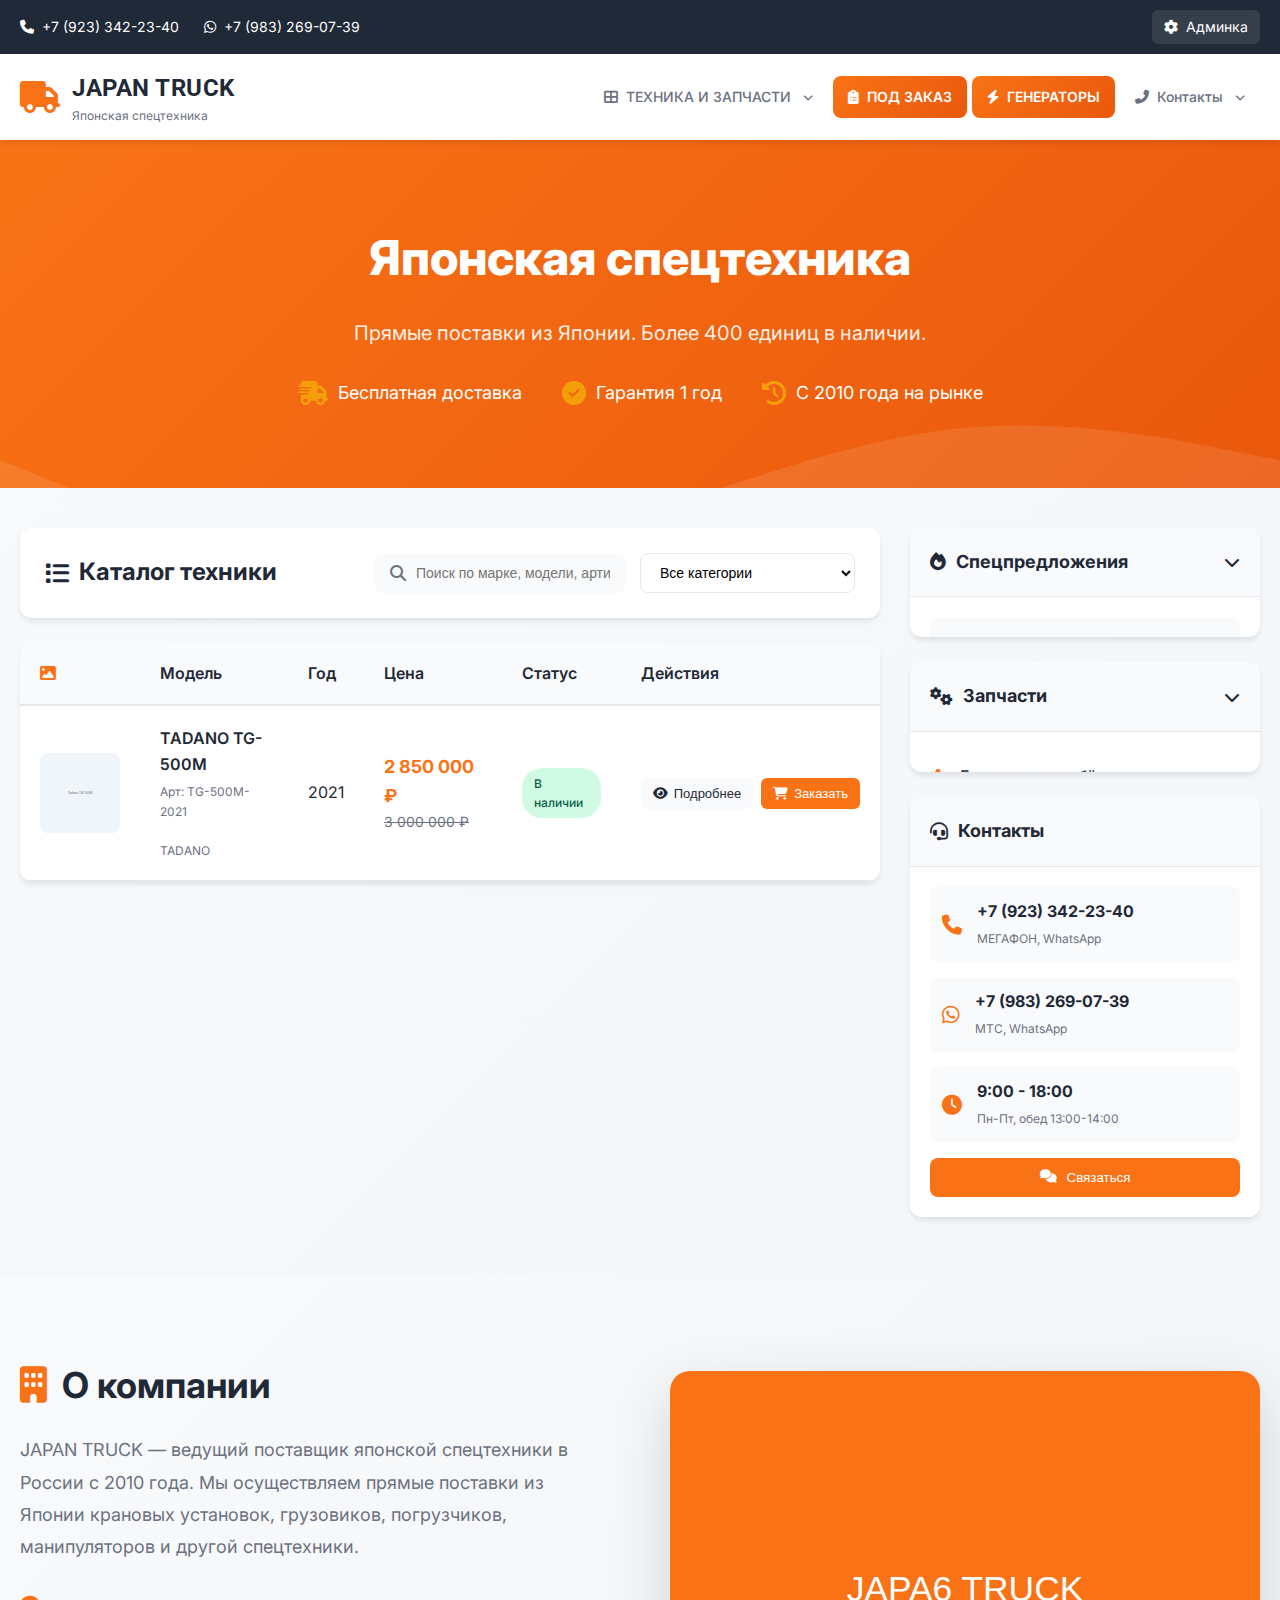
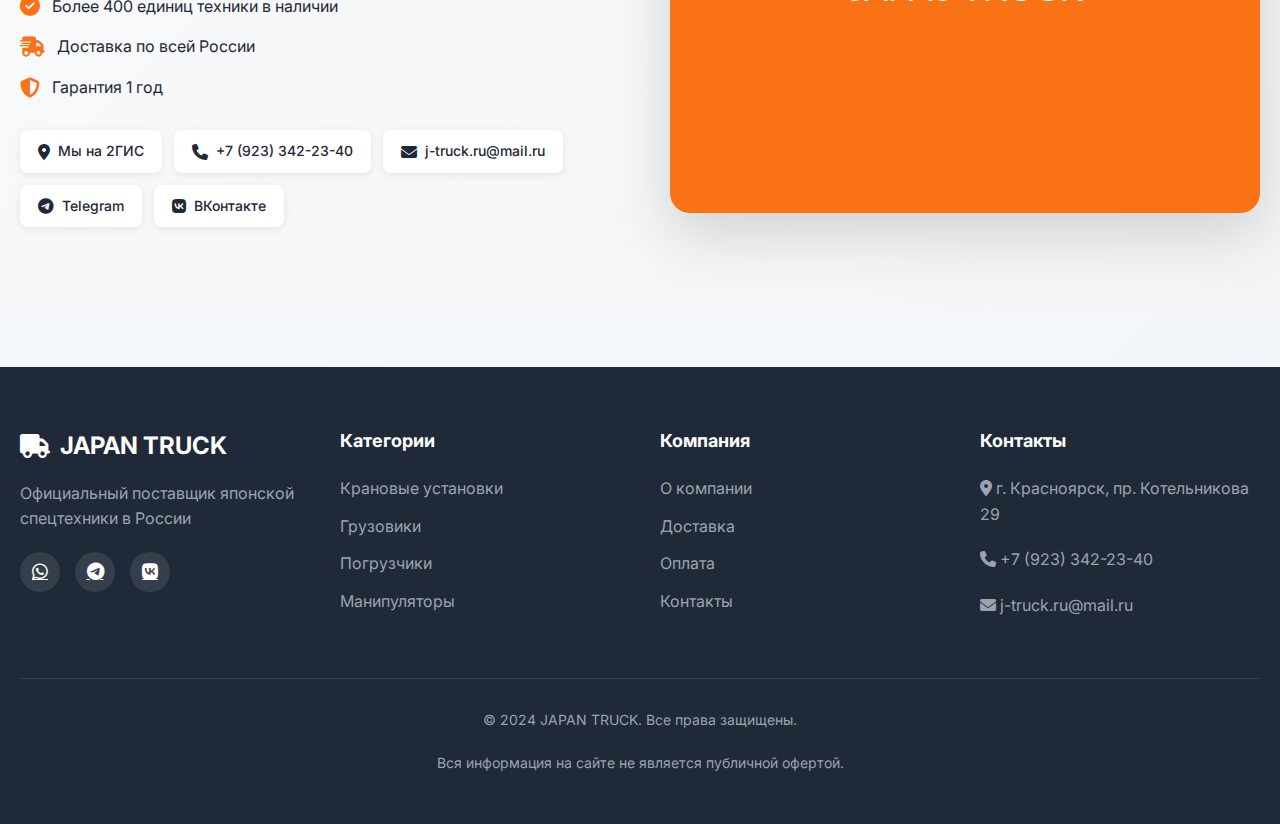
<file: index.html>
<!DOCTYPE html>
<html lang="ru">
<head>
    <meta charset="UTF-8">
    <meta name="viewport" content="width=device-width, initial-scale=1.0">
    <title>JAPAN TRUCK — Японская спецтехника с доставкой из Японии</title>
    <meta name="description" content="Прямые поставки подержанной спецтехники из Японии: крановые установки, грузовики, погрузчики, манипуляторы. Доставка по РФ.">
    <link rel="stylesheet" href="css/style.css">
    <link rel="preconnect" href="https://fonts.googleapis.com">
    <link rel="preconnect" href="https://fonts.gstatic.com" crossorigin>
    <link href="https://fonts.googleapis.com/css2?family=Inter:wght@300;400;500;600;700&family=Roboto:wght@400;500;700&display=swap" rel="stylesheet">
    <link rel="stylesheet" href="https://cdnjs.cloudflare.com/ajax/libs/font-awesome/6.4.0/css/all.min.css">
    <link rel="icon" type="image/x-icon" href="images/favicon.ico">
</head>
<body>
    <!-- Шапка -->
    <header class="header">
        <div class="header-top">
            <div class="container">
                <div class="header-top-content">
                    <div class="contacts-top">
                        <a href="tel:+79233422340" class="contact-link">
                            <i class="fas fa-phone"></i> +7 (923) 342-23-40
                        </a>
                        <a href="tel:+79832690739" class="contact-link">
                            <i class="fab fa-whatsapp"></i> +7 (983) 269-07-39
                        </a>
                    </div>
                    <div class="header-actions">
                        <a href="admin.html" class="admin-link">
                            <i class="fas fa-cog"></i> Админка
                        </a>
                    </div>
                </div>
            </div>
        </div>

        <nav class="main-nav">
            <div class="container">
                <div class="nav-container">
                    <!-- Логотип -->
                    <div class="logo">
                        <a href="/" class="logo-link">
                            <div class="logo-icon">
                                <i class="fas fa-truck"></i>
                            </div>
                            <div class="logo-text">
                                <span class="logo-main">JAPAN TRUCK</span>
                                <span class="logo-sub">Японская спецтехника</span>
                            </div>
                        </a>
                    </div>

                    <!-- Основное меню -->
                    <ul class="nav-menu" id="navMenu">
                        <!-- ТЕХНИКА И ЗАПЧАСТИ с выпадающим списком -->
                        <li class="nav-dropdown">
                            <a href="#catalog" class="nav-link dropdown-toggle">
                                <i class="fas fa-th-large"></i> ТЕХНИКА И ЗАПЧАСТИ
                                <i class="fas fa-chevron-down dropdown-arrow"></i>
                            </a>
                            <ul class="dropdown-menu">
                                <li><a href="category.html?cat=cranes"><i class="fas fa-crane"></i> Крановые установки</a></li>
                                <li><a href="category.html?cat=tractors"><i class="fas fa-tractor"></i> Мини-трактора</a></li>
                                <li><a href="category.html?cat=snowblowers"><i class="fas fa-snowplow"></i> Снегоуборщики</a></li>
                                <li><a href="category.html?cat=drilling"><i class="fas fa-oil-well"></i> Буровые установки</a></li>
                                <li><a href="category.html?cat=truck-parts"><i class="fas fa-cogs"></i> Запчасти для грузовиков</a></li>
                                <li><a href="category.html?cat=trucks"><i class="fas fa-truck-moving"></i> Грузовики</a></li>
                                <li><a href="category.html?cat=loaders"><i class="fas fa-forklift"></i> Погрузчики</a></li>
                                <li><a href="category.html?cat=special"><i class="fas fa-tools"></i> Спецтехника</a></li>
                                <li><a href="category.html?cat=manipulators"><i class="fas fa-robot"></i> Гидроманипуляторы</a></li>
                                <li><a href="category.html?cat=kmu-parts"><i class="fas fa-wrench"></i> Запчасти на КМУ</a></li>
                            </ul>
                        </li>
                        
                        <!-- ПОД ЗАКАЗ -->
                        <li class="nav-item">
                            <a href="custom-order.html" class="nav-link nav-btn">
                                <i class="fas fa-clipboard-list"></i> ПОД ЗАКАЗ
                            </a>
                        </li>
                        
                        <!-- ГЕНЕРАТОРЫ -->
                        <li class="nav-item">
                            <a href="generators.html" class="nav-link nav-btn">
                                <i class="fas fa-bolt"></i> ГЕНЕРАТОРЫ
                            </a>
                        </li>
                        
                        <!-- Контакты с выпадающим О компании -->
                        <li class="nav-dropdown">
                            <a href="#contacts" class="nav-link dropdown-toggle">
                                <i class="fas fa-phone-alt"></i> Контакты
                                <i class="fas fa-chevron-down dropdown-arrow"></i>
                            </a>
                            <ul class="dropdown-menu dropdown-right">
                                <li><a href="#about" id="aboutCompanyLink"><i class="fas fa-building"></i> О компании</a></li>
                                <li><a href="https://2gis.ru" target="_blank"><i class="fas fa-map-marker-alt"></i> Мы на 2ГИС</a></li>
                                <li><a href="tel:+79233422340"><i class="fas fa-phone"></i> +7 (923) 342-23-40</a></li>
                                <li><a href="mailto:info@japantruck.ru"><i class="fas fa-envelope"></i> info@japantruck.ru</a></li>
                                <li><a href="https://t.me/japantruck" target="_blank"><i class="fab fa-telegram"></i> Telegram</a></li>
                                <li><a href="https://vk.com/japantruck" target="_blank"><i class="fab fa-vk"></i> ВКонтакте</a></li>
                            </ul>
                        </li>
                    </ul>

                    <!-- Мобильное меню -->
                    <button class="mobile-menu-btn" id="mobileMenuBtn">
                        <span class="bar"></span>
                        <span class="bar"></span>
                        <span class="bar"></span>
                    </button>
                </div>
            </div>
        </nav>
    </header>

    <!-- Герой-секция -->
    <section class="hero">
        <div class="container">
            <div class="hero-content">
                <h1 class="hero-title">Японская спецтехника</h1>
                <p class="hero-subtitle">Прямые поставки из Японии. Более 400 единиц в наличии.</p>
                <div class="hero-stats">
                    <div class="stat">
                        <i class="fas fa-shipping-fast"></i>
                        <span>Бесплатная доставка</span>
                    </div>
                    <div class="stat">
                        <i class="fas fa-check-circle"></i>
                        <span>Гарантия 1 год</span>
                    </div>
                    <div class="stat">
                        <i class="fas fa-history"></i>
                        <span>С 2010 года на рынке</span>
                    </div>
                </div>
            </div>
        </div>
    </section>

    <!-- Основной контент -->
    <main class="main-content">
        <div class="container">
            <div class="content-wrapper">
                <!-- Левая колонка - Каталог -->
                <div class="catalog-section">
                    <div class="section-header">
                        <h2><i class="fas fa-list"></i> Каталог техники</h2>
                        <div class="catalog-filters">
                            <div class="search-box">
                                <i class="fas fa-search"></i>
                                <input type="text" id="searchInput" placeholder="Поиск по марке, модели, артикулу, году...">
                            </div>
                            <select id="categoryFilter" class="filter-select">
                                <option value="">Все категории</option>
                                <option value="cranes">Крановые установки</option>
                                <option value="tractors">Мини-трактора</option>
                                <option value="snowblowers">Снегоуборщики</option>
                                <option value="drilling">Буровые установки</option>
                                <option value="truck-parts">Запчасти для грузовиков</option>
                                <option value="trucks">Грузовики</option>
                                <option value="loaders">Погрузчики</option>
                                <option value="special">Спецтехника</option>
                                <option value="manipulators">Гидроманипуляторы</option>
                                <option value="kmu-parts">Запчасти на КМУ</option>
                            </select>
                            <button class="reset-filter-btn" id="resetFilterBtn" style="display:none;">
                                <i class="fas fa-times"></i> Сбросить
                            </button>
                        </div>
                    </div>

                    <!-- Таблица на десктопе -->
                    <div class="catalog-table-container">
                        <table class="catalog-table" id="catalogTable">
                            <thead>
                                <tr>
                                    <th><i class="fas fa-image"></i></th>
                                    <th data-sort="model">Модель</th>
                                    <th data-sort="year">Год</th>
                                    <th data-sort="price">Цена</th>
                                    <th>Статус</th>
                                    <th>Действия</th>
                                </tr>
                            </thead>
                            <tbody id="catalogBody">
                                <!-- Заполняется через JS -->
                            </tbody>
                        </table>
                    </div>

                    <!-- Карточки на мобильных -->
                    <div class="mobile-catalog" id="mobileCatalog">
                        <!-- Заполняется через JS -->
                    </div>
                </div>

                <!-- Правая колонка - Сайдбар -->
                <aside class="sidebar">
                    <!-- Спецпредложения -->
                    <div class="sidebar-widget" id="specialsWidget">
                        <div class="widget-header">
                            <h3><i class="fas fa-fire"></i> Спецпредложения</h3>
                            <i class="fas fa-chevron-down toggle-btn"></i>
                        </div>
                        <div class="widget-content">
                            <div class="specials-list" id="specialsList">
                                <!-- Заполняется через JS -->
                            </div>
                        </div>
                    </div>

                    <!-- Запчасти -->
                    <div class="sidebar-widget" id="partsWidget">
                        <div class="widget-header">
                            <h3><i class="fas fa-cogs"></i> Запчасти</h3>
                            <i class="fas fa-chevron-down toggle-btn"></i>
                        </div>
                        <div class="widget-content">
                            <ul class="parts-list" id="partsList">
                                <!-- Заполняется через JS -->
                            </ul>
                        </div>
                    </div>

                    <!-- Быстрые контакты -->
                    <div class="sidebar-widget">
                        <div class="widget-header">
                            <h3><i class="fas fa-headset"></i> Контакты</h3>
                        </div>
                        <div class="widget-content">
                            <div class="contacts-widget">
                                <a href="tel:+79233422340" class="contact-item">
                                    <i class="fas fa-phone"></i>
                                    <div>
                                        <strong>+7 (923) 342-23-40</strong>
                                        <small>МЕГАФОН, WhatsApp</small>
                                    </div>
                                </a>
                                <a href="tel:+79832690739" class="contact-item">
                                    <i class="fab fa-whatsapp"></i>
                                    <div>
                                        <strong>+7 (983) 269-07-39</strong>
                                        <small>МТС, WhatsApp</small>
                                    </div>
                                </a>
                                <div class="contact-item">
                                    <i class="fas fa-clock"></i>
                                    <div>
                                        <strong>9:00 - 18:00</strong>
                                        <small>Пн-Пт, обед 13:00-14:00</small>
                                    </div>
                                </div>
                                <button class="btn-contact" id="sidebarContactBtn">
                                    <i class="fas fa-comments"></i> Связаться
                        </div>
                    </div>
                </aside>
            </div>
        </div>
    </main>

    <!-- Секция О компании -->
    <section class="about-section" id="about">
        <div class="container">
            <div class="about-content">
                <div class="about-text">
                    <h2><i class="fas fa-building"></i> О компании</h2>
                    <p id="aboutText">JAPAN TRUCK — ведущий поставщик японской спецтехники в России с 2010 года. Мы осуществляем прямые поставки из Японии крановых установок, грузовиков, погрузчиков, манипуляторов и другой спецтехники.</p>
                    <div class="about-features">
                        <div class="about-feature">
                            <i class="fas fa-check-circle"></i>
                            <span>Более 400 единиц техники в наличии</span>
                        </div>
                        <div class="about-feature">
                            <i class="fas fa-shipping-fast"></i>
                            <span>Доставка по всей России</span>
                        </div>
                        <div class="about-feature">
                            <i class="fas fa-shield-alt"></i>
                            <span>Гарантия 1 год</span>
                        </div>
                    </div>
                    <div class="about-contacts">
                        <a href="https://2gis.ru" target="_blank" class="about-link">
                            <i class="fas fa-map-marker-alt"></i> Мы на 2ГИС
                        </a>
                        <a href="tel:+79233422340" class="about-link">
                            <i class="fas fa-phone"></i> +7 (923) 342-23-40
                        </a>
                        <a href="mailto:j-truck.ru@mail.ru" class="about-link">
                            <i class="fas fa-envelope"></i> j-truck.ru@mail.ru
                        </a>
                        <a href="https://t.me/ecokran" target="_blank" class="about-link">
                            <i class="fab fa-telegram"></i> Telegram
                        </a>
                        <a href="https://vk.com/id398793633" target="_blank" class="about-link">
                            <i class="fab fa-vk"></i> ВКонтакте
                        </a>
                    </div>
                </div>
                <div class="about-image">
                    <img src="[data-uri]" alt="JAPAN TRUCK" id="aboutImage">
                </div>
            </div>
        </div>
    </section>

    <!-- Подвал -->
    <footer class="footer">
        <div class="container">
            <div class="footer-content">
                <div class="footer-section">
                    <div class="footer-logo">
                        <i class="fas fa-truck"></i> JAPAN TRUCK
                    </div>
                    <p>Официальный поставщик японской спецтехники в России</p>
                    <div class="social-links">
                        <a href="https://wa.me/79233422340" target="_blank"><i class="fab fa-whatsapp"></i></a>
                        <a href="https://t.me/ecokran" target="_blank"><i class="fab fa-telegram"></i></a>
                        <a href="https://vk.com/id398793633" target="_blank"><i class="fab fa-vk"></i></a>
                    </div>
                </div>
                
                <div class="footer-section">
                    <h4>Категории</h4>
                    <ul>
                        <li><a href="#cranes">Крановые установки</a></li>
                        <li><a href="#trucks">Грузовики</a></li>
                        <li><a href="#loaders">Погрузчики</a></li>
                        <li><a href="#manipulators">Манипуляторы</a></li>
                    </ul>
                </div>
                
                <div class="footer-section">
                    <h4>Компания</h4>
                    <ul>
                        <li><a href="#about">О компании</a></li>
                        <li><a href="#delivery">Доставка</a></li>
                        <li><a href="#payment">Оплата</a></li>
                        <li><a href="#contacts">Контакты</a></li>
                    </ul>
                </div>
                
                <div class="footer-section">
                    <h4>Контакты</h4>
                    <p><i class="fas fa-map-marker-alt"></i> г. Красноярск, пр. Котельникова 29</p>
                    <p><i class="fas fa-phone"></i> +7 (923) 342-23-40</p>
                    <p><i class="fas fa-envelope"></i> j-truck.ru@mail.ru</p>
                </div>
            </div>
            
            <div class="footer-bottom">
                <p>© 2024 JAPAN TRUCK. Все права защищены.</p>
                <p>Вся информация на сайте не является публичной офертой.</p>
            </div>
        </div>
    </footer>

    <!-- Модальное окно товара -->
    <div class="modal-overlay" id="productModal">
        <div class="modal product-modal">
            <button class="modal-close" id="modalClose"><i class="fas fa-times"></i></button>
            <div class="modal-content" id="productModalContent">
                <!-- Заполняется через JS -->
            </div>
        </div>
    </div>

    <!-- Модальное окно связи -->
    <div class="modal-overlay" id="contactModal">
        <div class="modal contact-modal">
            <button class="modal-close" id="contactModalClose"><i class="fas fa-times"></i></button>
            
            <div class="contact-header">
                <h2><i class="fas fa-headset"></i> Свяжитесь с нами</h2>
                <p>Выберите удобный способ связи</p>
            </div>
            
            <div class="contact-methods">
                <div class="contact-method" onclick="openWhatsApp()">
                    <div class="method-icon whatsapp">
                        <i class="fab fa-whatsapp"></i>
                    </div>
                    <div class="method-info">
                        <h4>WhatsApp</h4>
                        <p>Быстрый ответ в чате</p>
                        <div class="method-contacts">
                            <span>+7-923-342-2340</span>
                            <span>+7-983-269-0739</span>
                        </div>
                    </div>
                    <div class="method-arrow">
                        <i class="fas fa-arrow-right"></i>
                    </div>
                </div>
                
                <div class="contact-method" onclick="openTelegram()">
                    <div class="method-icon telegram">
                        <i class="fab fa-telegram"></i>
                    </div>
                    <div class="method-info">
                        <h4>Telegram</h4>
                        <p>@ecokran</p>
                        <div class="method-contacts">
                            <span>Написать в Telegram</span>
                        </div>
                    </div>
                    <div class="method-arrow">
                        <i class="fas fa-arrow-right"></i>
                    </div>
                </div>
                
                <div class="contact-method" onclick="openVK()">
                    <div class="method-icon vk">
                        <i class="fab fa-vk"></i>
                    </div>
                    <div class="method-info">
                        <h4>ВКонтакте</h4>
                        <p>Группа и сообщения</p>
                        <div class="method-contacts">
                            <span>vk.com/id398793633</span>
                        </div>
                    </div>
                    <div class="method-arrow">
                        <i class="fas fa-arrow-right"></i>
                    </div>
                </div>
                
                <div class="contact-method" onclick="callPhone()">
                    <div class="method-icon phone">
                        <i class="fas fa-phone"></i>
                    </div>
                    <div class="method-info">
                        <h4>Позвонить</h4>
                        <p>Телефоны для связи</p>
                        <div class="method-contacts">
                            <span>+7-923-342-2340 (МЕГАФОН)</span>
                            <span>+7-983-269-0739 (МТС)</span>
                        </div>
                    </div>
                    <div class="method-arrow">
                        <i class="fas fa-arrow-right"></i>
                    </div>
                </div>
                
                <div class="contact-method" onclick="sendEmail()">
                    <div class="method-icon email">
                        <i class="fas fa-envelope"></i>
                    </div>
                    <div class="method-info">
                        <h4>Email</h4>
                        <p>Ответим в течение рабочего дня</p>
                        <div class="method-contacts">
                            <span>j-truck.ru@mail.ru</span>
                        </div>
                    </div>
                    <div class="method-arrow">
                        <i class="fas fa-arrow-right"></i>
                    </div>
                </div>
            </div>
            
            <div class="contact-details">
                <div class="detail-section">
                    <h4><i class="fas fa-map-marker-alt"></i> Адрес</h4>
                    <p>г. Красноярск, пр. Котельникова, 29, пос. Солонцы</p>
                    <a href="https://2gis.ru/krasnoyarsk/inside/985798073680123/firm/985690700084640" 
                       class="map-link" target="_blank">
                        <i class="fas fa-external-link-alt"></i> Открыть в 2ГИС
                    </a>
                </div>
                
                <div class="detail-section">
                    <h4><i class="fas fa-clock"></i> Режим работы</h4>
                    <div class="schedule">
                        <div class="schedule-item">
                            <span>Пн-Пт:</span>
                            <span>9:00 - 18:00</span>
                        </div>
                        <div class="schedule-item">
                            <span>Обед:</span>
                            <span>13:00 - 14:00</span>
                        </div>
                        <div class="schedule-item">
                            <span>Выходной:</span>
                            <span>Сб, Вс</span>
                        </div>
                    </div>
                </div>
            </div>
        </div>
    </div>

    <!-- Кнопка наверх -->
    <button class="scroll-top" id="scrollTop">
        <i class="fas fa-chevron-up"></i>
    </button>

    <script src="js/app.js"></script>
</body>
</html>
</file>
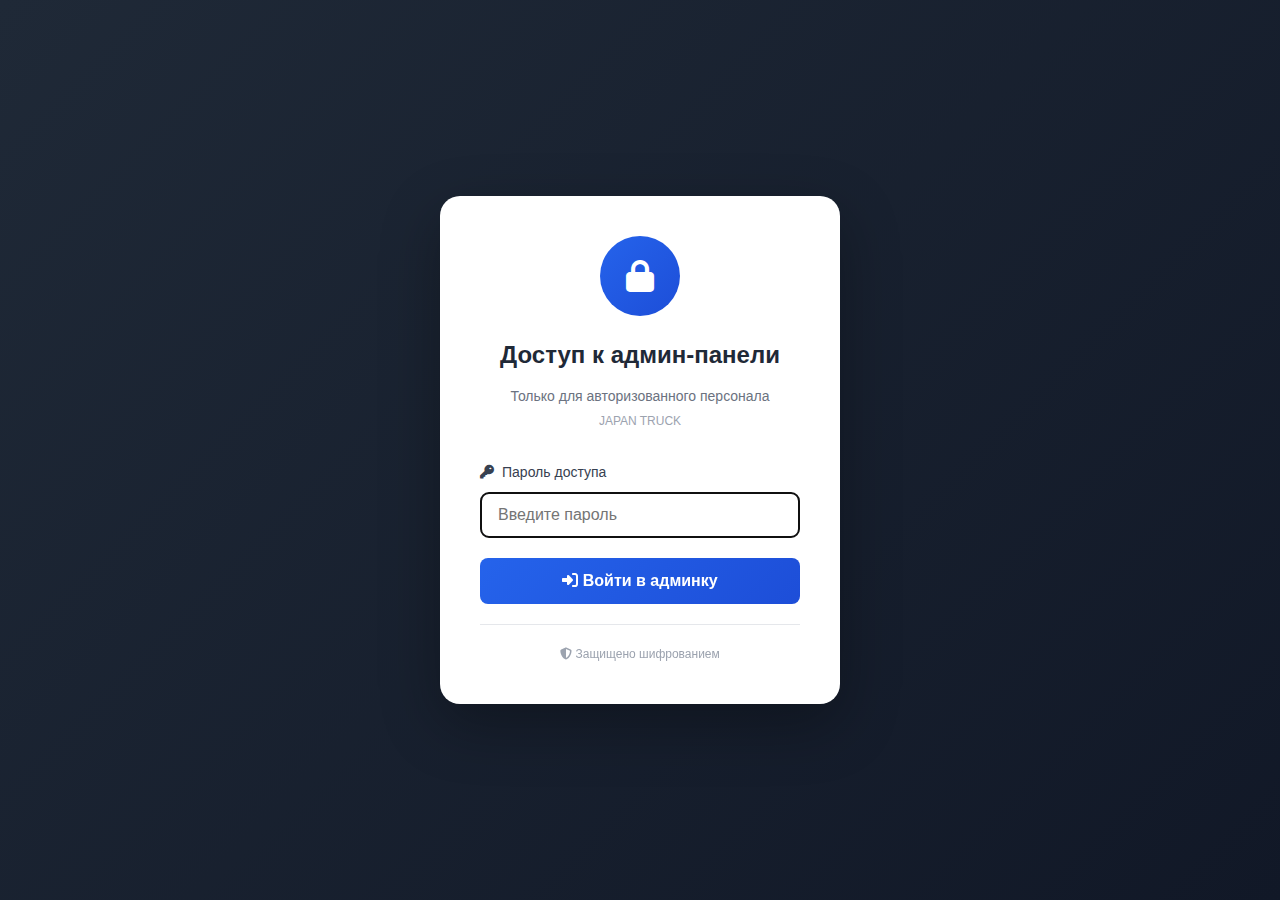
<file: admin.html>
<!DOCTYPE html>
<html lang="ru">
<head>
    <meta charset="UTF-8">
    <meta name="viewport" content="width=device-width, initial-scale=1.0">
    <title>Админ-панель | JAPAN TRUCK</title>
    <link rel="stylesheet" href="css/style.css">
    <link rel="stylesheet" href="https://cdnjs.cloudflare.com/ajax/libs/font-awesome/6.4.0/css/all.min.css">
    <style>
        /* Дополнительные стили для админки */
        .admin-container {
            min-height: 100vh;
            background: linear-gradient(135deg, #f8fafc 0%, #f1f5f9 100%);
            padding: 20px 0;
        }
        
        .admin-wrapper {
            max-width: 1400px;
            margin: 0 auto;
            padding: 0 20px;
        }
        
        /* Шапка админки */
        .admin-header {
            background: white;
            border-radius: 16px;
            padding: 25px 30px;
            margin-bottom: 25px;
            box-shadow: 0 4px 6px -1px rgba(0, 0, 0, 0.1);
            display: flex;
            justify-content: space-between;
            align-items: center;
            flex-wrap: wrap;
            gap: 20px;
        }
        
        .admin-title {
            display: flex;
            align-items: center;
            gap: 15px;
        }
        
        .admin-icon {
            width: 50px;
            height: 50px;
            background: linear-gradient(135deg, #f97316 0%, #ea580c 100%);
            border-radius: 12px;
            display: flex;
            align-items: center;
            justify-content: center;
            color: white;
            font-size: 24px;
        }
        
        .admin-text h1 {
            font-size: 28px;
            color: #1f2937;
            margin: 0 0 5px 0;
        }
        
        .admin-text p {
            color: #6b7280;
            margin: 0;
            font-size: 14px;
        }
        
        .admin-actions {
            display: flex;
            gap: 12px;
            flex-wrap: wrap;
        }
        
        .admin-btn {
            padding: 10px 20px;
            border: none;
            border-radius: 8px;
            font-weight: 600;
            cursor: pointer;
            display: flex;
            align-items: center;
            gap: 8px;
            transition: all 0.3s cubic-bezier(0.4, 0, 0.2, 1);
            font-size: 14px;
            text-decoration: none;
        }
        
        .btn-primary {
            background: linear-gradient(135deg, #f97316 0%, #ea580c 100%);
            color: white;
        }
        
        .btn-primary:hover {
            transform: translateY(-2px);
            box-shadow: 0 8px 20px rgba(249, 115, 22, 0.3);
        }
        
        .btn-secondary {
            background: linear-gradient(135deg, #10b981 0%, #059669 100%);
            color: white;
        }
        
        .btn-secondary:hover {
            transform: translateY(-2px);
            box-shadow: 0 8px 20px rgba(16, 185, 129, 0.3);
        }
        
        .btn-danger {
            background: linear-gradient(135deg, #ef4444 0%, #dc2626 100%);
            color: white;
        }
        
        .btn-danger:hover {
            transform: translateY(-2px);
            box-shadow: 0 8px 20px rgba(239, 68, 68, 0.3);
        }
        
        /* Карточки статистики */
        .stats-grid {
            display: grid;
            grid-template-columns: repeat(auto-fit, minmax(250px, 1fr));
            gap: 20px;
            margin-bottom: 25px;
        }
        
        .stat-card {
            background: white;
            border-radius: 16px;
            padding: 25px;
            box-shadow: 0 4px 6px -1px rgba(0, 0, 0, 0.1);
            display: flex;
            align-items: center;
            gap: 20px;
            transition: all 0.3s cubic-bezier(0.4, 0, 0.2, 1);
            border: 2px solid transparent;
            position: relative;
            overflow: hidden;
        }
        
        .stat-card:hover {
            transform: translateY(-5px);
            box-shadow: 0 20px 40px rgba(0, 0, 0, 0.1);
            border-color: #f97316;
        }
        
        .stat-card::before {
            content: '';
            position: absolute;
            top: 0;
            left: 0;
            right: 0;
            height: 4px;
            background: linear-gradient(90deg, #2563eb, #10b981);
            opacity: 0;
            transition: opacity 0.3s;
        }
        
        .stat-card:hover::before {
            opacity: 1;
        }
        
        .stat-icon {
            width: 60px;
            height: 60px;
            border-radius: 14px;
            display: flex;
            align-items: center;
            justify-content: center;
            font-size: 24px;
            color: white;
            flex-shrink: 0;
            box-shadow: 0 4px 15px rgba(0, 0, 0, 0.15);
        }
        
        .stat-card:hover .stat-icon {
            transform: scale(1.1) rotate(5deg);
        }
        
        .stat-info h3 {
            font-size: 28px;
            font-weight: 800;
            margin: 0 0 5px 0;
            color: #1f2937;
            line-height: 1;
        }
        
        .stat-info p {
            margin: 0;
            color: #6b7280;
            font-size: 14px;
            font-weight: 500;
        }
        
        /* Табы */
        .admin-tabs {
            background: white;
            border-radius: 16px 16px 0 0;
            overflow: hidden;
            margin-bottom: 2px;
            display: flex;
            flex-wrap: wrap;
        }
        
        .tab-btn {
            padding: 18px 30px;
            background: none;
            border: none;
            font-size: 15px;
            font-weight: 500;
            cursor: pointer;
            display: flex;
            align-items: center;
            gap: 10px;
            transition: all 0.3s;
            color: #6b7280;
            border-bottom: 3px solid transparent;
            white-space: nowrap;
        }
        
        .tab-btn:hover {
            background: #f9fafb;
            color: #374151;
        }
        
        .tab-btn.active {
            color: #f97316;
            border-bottom-color: #f97316;
            background: #fff7ed;
        }
        
        /* Контент табов */
        .tab-content {
            display: none;
            background: white;
            border-radius: 0 0 16px 16px;
            padding: 30px;
            box-shadow: 0 4px 6px -1px rgba(0, 0, 0, 0.1);
            animation: fadeIn 0.3s ease;
        }
        
        .tab-content.active {
            display: block;
        }
        
        /* Таблица товаров */
        .data-table-container {
            overflow-x: auto;
            margin-bottom: 30px;
        }
        
        .data-table {
            width: 100%;
            border-collapse: collapse;
            min-width: 800px;
        }
        
        .data-table th {
            background: #f9fafb;
            padding: 16px 20px;
            text-align: left;
            font-weight: 600;
            color: #374151;
            border-bottom: 2px solid #e5e7eb;
            white-space: nowrap;
        }
        
        .data-table td {
            padding: 16px 20px;
            border-bottom: 1px solid #e5e7eb;
            vertical-align: middle;
        }
        
        .data-table tr:hover {
            background: #f9fafb;
        }
        
        .product-image-admin {
            width: 60px;
            height: 60px;
            border-radius: 8px;
            background: #f3f4f6;
            display: flex;
            align-items: center;
            justify-content: center;
            color: #9ca3af;
            overflow: hidden;
        }
        
        .product-image-admin img {
            width: 100%;
            height: 100%;
            object-fit: cover;
        }
        
        .action-buttons-small {
            display: flex;
            gap: 8px;
        }
        
        .btn-sm {
            padding: 6px 12px;
            border: none;
            border-radius: 6px;
            font-size: 13px;
            font-weight: 500;
            cursor: pointer;
            display: flex;
            align-items: center;
            gap: 5px;
            transition: all 0.2s;
        }
        
        .btn-edit {
            background: #3b82f6;
            color: white;
        }
        
        .btn-edit:hover {
            background: #2563eb;
        }
        
        .btn-delete {
            background: #ef4444;
            color: white;
        }
        
        .btn-delete:hover {
            background: #dc2626;
        }
        
        /* Формы */
        .form-section {
            background: #f9fafb;
            border-radius: 12px;
            padding: 30px;
            margin-bottom: 30px;
        }
        
        .form-section h3 {
            margin-bottom: 25px;
            color: #374151;
            display: flex;
            align-items: center;
            gap: 10px;
            font-size: 20px;
        }
        
        .form-grid {
            display: grid;
            grid-template-columns: repeat(auto-fit, minmax(300px, 1fr));
            gap: 25px;
        }
        
        .form-group {
            margin-bottom: 20px;
        }
        
        .form-group label {
            display: block;
            margin-bottom: 8px;
            font-weight: 500;
            color: #374151;
            display: flex;
            align-items: center;
            gap: 8px;
        }
        
        .form-control {
            width: 100%;
            padding: 12px 16px;
            border: 1px solid #d1d5db;
            border-radius: 8px;
            font-size: 15px;
            transition: all 0.3s;
            font-family: 'Inter', sans-serif;
        }
        
        .form-control:focus {
            outline: none;
            border-color: #f97316;
            box-shadow: 0 0 0 3px rgba(249, 115, 22, 0.1);
        }
        
        .form-row {
            display: grid;
            grid-template-columns: repeat(auto-fit, minmax(200px, 1fr));
            gap: 20px;
        }
        
        /* Загрузка изображений */
        .images-upload {
            border: 2px dashed #d1d5db;
            border-radius: 12px;
            padding: 30px;
            text-align: center;
            cursor: pointer;
            transition: all 0.3s;
            background: white;
        }
        
        .images-upload:hover {
            border-color: #f97316;
            background: #fff7ed;
        }
        
        .images-upload.drag-over {
            border-color: #f97316;
            background: #fff7ed;
            transform: scale(1.02);
            box-shadow: 0 0 20px rgba(249, 115, 22, 0.3);
        }
        
        .images-upload i {
            font-size: 48px;
            color: #9ca3af;
            margin-bottom: 15px;
        }
        
        .images-preview {
            display: grid;
            grid-template-columns: repeat(auto-fill, minmax(120px, 1fr));
            gap: 15px;
            margin-top: 20px;
        }
        
        .image-preview-item {
            position: relative;
            border-radius: 8px;
            overflow: hidden;
            height: 100px;
            border: 2px solid #e5e7eb;
        }
        
        .image-preview-item img {
            width: 100%;
            height: 100%;
            object-fit: cover;
        }
        
        .remove-image {
            position: absolute;
            top: 5px;
            right: 5px;
            background: rgba(239, 68, 68, 0.9);
            color: white;
            border: none;
            border-radius: 50%;
            width: 24px;
            height: 24px;
            cursor: pointer;
            font-size: 12px;
            display: flex;
            align-items: center;
            justify-content: center;
            transition: all 0.2s;
        }
        
        .remove-image:hover {
            background: #dc2626;
            transform: scale(1.1);
        }
        
        .form-actions {
            display: flex;
            gap: 15px;
            margin-top: 30px;
            padding-top: 30px;
            border-top: 1px solid #e5e7eb;
        }
        
        /* Редакторы списков */
        .list-editor {
            display: flex;
            flex-direction: column;
            gap: 20px;
        }
        
        .editor-item {
            background: white;
            border: 1px solid #e5e7eb;
            border-radius: 12px;
            padding: 20px;
        }
        
        .editor-header {
            display: flex;
            justify-content: space-between;
            align-items: center;
            margin-bottom: 15px;
        }
        
        .editor-header h4 {
            margin: 0;
            color: #374151;
        }
        
        .btn-remove {
            background: #f3f4f6;
            color: #6b7280;
            border: none;
            width: 32px;
            height: 32px;
            border-radius: 50%;
            cursor: pointer;
            display: flex;
            align-items: center;
            justify-content: center;
            transition: all 0.2s;
        }
        
        .btn-remove:hover {
            background: #ef4444;
            color: white;
        }
        
        /* Адаптивность админки */
        @media (max-width: 768px) {
            .admin-header {
                flex-direction: column;
                text-align: center;
                padding: 20px;
            }
            
            .admin-title {
                flex-direction: column;
                text-align: center;
            }
            
            .admin-actions {
                width: 100%;
                justify-content: center;
            }
            
            .admin-tabs {
                flex-direction: column;
            }
            
            .tab-btn {
                justify-content: center;
                border-right: none;
                border-bottom: 3px solid transparent;
            }
            
            .tab-btn.active {
                border-right: none;
                border-bottom-color: #f97316;
            }
            
            .stats-grid {
                grid-template-columns: 1fr;
            }
            
            .form-grid {
                grid-template-columns: 1fr;
            }
            
            .tab-content {
                padding: 20px;
            }
        }
    </style>
</head>
<body>
    <div class="admin-container">
        <div class="admin-wrapper">
            <!-- Шапка админки -->
            <div class="admin-header">
                <div class="admin-title">
                    <div class="admin-icon">
                        <i class="fas fa-cogs"></i>
                    </div>
                    <div class="admin-text">
                        <h1>Админ-панель</h1>
                        <p>Управление сайтом JAPAN TRUCK</p>
                    </div>
                </div>
                <div class="admin-actions">
                    <a href="index.html" class="admin-btn btn-primary">
                        <i class="fas fa-home"></i> На сайт
                    </a>
                    <button class="admin-btn btn-secondary" onclick="exportAllData()">
                        <i class="fas fa-download"></i> Экспорт
                    </button>
                    <button class="admin-btn" style="background: linear-gradient(135deg, #8b5cf6 0%, #7c3aed 100%); color: white;" onclick="showChangePasswordModal()">
                        <i class="fas fa-key"></i> Сменить пароль
                    </button>
                    <button class="admin-btn btn-danger" style="padding: 14px 20px;" onclick="window.adminAuth.logout()">
                        <i class="fas fa-sign-out-alt"></i> Выйти
                    </button>
                </div>
            </div>
            
            <!-- Карточки статистики -->
            <div class="stats-grid" id="statsContainer">
                <!-- Заполняется через JS -->
            </div>
            
            <!-- Табы -->
            <div class="admin-tabs">
                <button class="tab-btn active" data-tab="products" onclick="switchTab('products')">
                    <i class="fas fa-truck"></i> Товары
                </button>
                <button class="tab-btn" data-tab="specials" onclick="switchTab('specials')">
                    <i class="fas fa-fire"></i> Спецпредложения
                </button>
                <button class="tab-btn" data-tab="customorder" onclick="switchTab('customorder')">
                    <i class="fas fa-clipboard-list"></i> ПОД ЗАКАЗ
                </button>
                <button class="tab-btn" data-tab="generators" onclick="switchTab('generators')">
                    <i class="fas fa-bolt"></i> ГЕНЕРАТОРЫ
                </button>
                <button class="tab-btn" data-tab="cleanup" onclick="switchTab('cleanup')">
                    <i class="fas fa-broom"></i> Очистка
                </button>
            </div>
            
            <!-- Контент табов -->
            <div class="tab-content active" id="productsTab">
                <!-- Форма добавления товара -->
                <div class="form-section" id="productFormSection">
                    <h3><i class="fas fa-plus"></i> Добавить товар</h3>
                    <form id="productForm">
                        <div class="form-grid">
                            <div class="form-group">
                                <label><i class="fas fa-tag"></i> Артикул *</label>
                                <input type="text" id="productArticle" class="form-control" required>
                            </div>
                            <div class="form-group">
                                <label><i class="fas fa-truck"></i> Модель *</label>
                                <input type="text" id="productModel" class="form-control" required>
                            </div>
                            <div class="form-group">
                                <label><i class="fas fa-list"></i> Категория *</label>
                                <select id="productCategory" class="form-control" required>
                                    <option value="">Выберите категорию</option>
                                    <option value="cranes">Крановые установки</option>
                                    <option value="trucks">Грузовики</option>
                                    <option value="loaders">Погрузчики</option>
                                    <option value="manipulators">Манипуляторы</option>
                                    <option value="snowblowers">Снегоуборщики</option>
                                    <option value="parts">Запчасти</option>
                                </select>
                            </div>
                            <div class="form-group">
                                <label><i class="fas fa-copyright"></i> Бренд</label>
                                <input type="text" id="productBrand" class="form-control">
                            </div>
                        </div>
                        
                        <div class="form-row">
                            <div class="form-group">
                                <label><i class="fas fa-calendar"></i> Год выпуска</label>
                                <input type="number" id="productYear" class="form-control" min="1990" max="2024">
                            </div>
                            <div class="form-group">
                                <label><i class="fas fa-weight"></i> Грузоподъемность (т)</label>
                                <input type="number" step="0.1" id="productCapacity" class="form-control">
                            </div>
                            <div class="form-group">
                                <label><i class="fas fa-ruler"></i> Длина стрелы (м)</label>
                                <input type="number" step="0.1" id="productBoom" class="form-control">
                            </div>
                        </div>
                        
                        <div class="form-row">
                            <div class="form-group">
                                <label><i class="fas fa-ruble-sign"></i> Цена *</label>
                                <input type="number" id="productPrice" class="form-control" required>
                            </div>
                            <div class="form-group">
                                <label><i class="fas fa-tag"></i> Старая цена</label>
                                <input type="number" id="productOldPrice" class="form-control">
                            </div>
                            <div class="form-group">
                                <label><i class="fas fa-check-circle"></i> Наличие</label>
                                <select id="productInStock" class="form-control">
                                    <option value="true">В наличии</option>
                                    <option value="false">Под заказ</option>
                                </select>
                            </div>
                        </div>
                        
                        <div class="form-group">
                            <label><i class="fas fa-align-left"></i> Описание</label>
                            <textarea id="productDescription" class="form-control" rows="4"></textarea>
                        </div>
                        
                        <div class="form-group">
                            <label><i class="fas fa-images"></i> Фотографии (jpg/png, max 5MB)</label>
                            <div class="images-upload" id="dropZone" onclick="document.getElementById('productImagesInput').click()">
                                <i class="fas fa-cloud-upload-alt" style="font-size: 48px; color: #9ca3af; margin-bottom: 15px;"></i>
                                <p style="font-weight: 600; margin-bottom: 5px;">Перетащите файлы сюда</p>
                                <p style="font-size: 14px; color: #9ca3af;">или нажмите для выбора</p>
                                <p style="font-size: 12px; color: #d1d5db; margin-top: 10px;">JPG, PNG до 5MB</p>
                                <input type="file" id="productImagesInput" multiple accept="image/jpeg,image/png" style="display: none;" onchange="handleFileSelect(event)">
                            </div>
                            <div class="images-preview" id="productImagesPreview"></div>
                        </div>
                        
                        <div class="form-actions">
                            <button type="button" class="admin-btn btn-primary" onclick="saveProduct()">
                                <i class="fas fa-save"></i> Сохранить товар
                            </button>
                            <button type="button" class="admin-btn btn-secondary" onclick="previewProduct()">
                                <i class="fas fa-eye"></i> Предпросмотр
                            </button>
                            <button type="button" class="admin-btn" style="background: #6b7280; color: white;" onclick="clearProductForm()">
                                <i class="fas fa-times"></i> Очистить форму
                            </button>
                        </div>
                    </form>
                </div>
                
                <!-- Список товаров -->
                <div class="form-section">
                    <h3><i class="fas fa-list"></i> Список товаров</h3>
                    <div class="data-table-container">
                        <table class="data-table" id="productsTable">
                            <thead>
                                <tr>
                                    <th>Фото</th>
                                    <th>Модель</th>
                                    <th>Артикул</th>
                                    <th>Категория</th>
                                    <th>Цена</th>
                                    <th>Статус</th>
                                    <th>Действия</th>
                                </tr>
                            </thead>
                            <tbody id="productsTableBody">
                                <!-- Заполняется через JS -->
                            </tbody>
                        </table>
                    </div>
                </div>
            </div>
            
            <!-- Таб спецпредложений -->
            <div class="tab-content" id="specialsTab">
                <div class="form-section">
                    <h3><i class="fas fa-fire"></i> Спецпредложения</h3>
                    <button class="admin-btn btn-primary" onclick="addSpecial()" style="margin-bottom: 20px;">
                        <i class="fas fa-plus"></i> Добавить предложение
                    </button>
                    <div class="list-editor" id="specialsEditor">
                        <!-- Заполняется через JS -->
                    </div>
                </div>
            </div>
            
            <!-- Таб запчастей -->
            <div class="tab-content" id="partsTab">
                <div class="form-section">
                    <h3><i class="fas fa-cogs"></i> Запчасти</h3>
                    <button class="admin-btn btn-primary" onclick="addPart()" style="margin-bottom: 20px;">
                        <i class="fas fa-plus"></i> Добавить запчасть
                    </button>
                    <div class="list-editor" id="partsEditor">
                        <!-- Заполняется через JS -->
                    </div>
                </div>
            </div>
            
            <!-- Таб ПОД ЗАКАЗ -->
            <div class="tab-content" id="customorderTab">
                <div class="form-section">
                    <h3><i class="fas fa-clipboard-list"></i> Редактирование страницы "ПОД ЗАКАЗ"</h3>
                    <div class="form-group">
                        <label><i class="fas fa-align-left"></i> Текст страницы</label>
                        <textarea id="customOrderTextEdit" class="form-control" rows="12" style="font-size: 15px; line-height: 1.8;"></textarea>
                    </div>
                    <div class="form-actions">
                        <button type="button" class="admin-btn btn-primary" onclick="saveCustomOrderText()">
                            <i class="fas fa-save"></i> Сохранить текст
                        </button>
                        <a href="custom-order.html" target="_blank" class="admin-btn btn-secondary">
                            <i class="fas fa-external-link-alt"></i> Открыть страницу
                        </a>
                    </div>
                </div>
            </div>
            
            <!-- Таб ГЕНЕРАТОРЫ -->
            <div class="tab-content" id="generatorsTab">
                <div class="form-section">
                    <h3><i class="fas fa-bolt"></i> Управление генераторами</h3>
                    <div class="form-grid">
                        <div class="form-group">
                            <label><i class="fas fa-heading"></i> Название *</label>
                            <input type="text" id="generatorName" class="form-control" placeholder="Например: Генератор DENYO 25 кВт">
                        </div>
                        <div class="form-group">
                            <label><i class="fas fa-ruble-sign"></i> Цена *</label>
                            <input type="number" id="generatorPrice" class="form-control" placeholder="Например: 350000">
                        </div>
                    </div>
                    <div class="form-group">
                        <label><i class="fas fa-align-left"></i> Описание</label>
                        <textarea id="generatorDescription" class="form-control" rows="3" placeholder="Описание генератора..."></textarea>
                    </div>
                    <div class="form-group">
                        <label><i class="fas fa-image"></i> Фото (URL или base64)</label>
                        <input type="text" id="generatorImage" class="form-control" placeholder="https://... или оставьте пустым">
                    </div>
                    <div class="form-actions">
                        <button type="button" class="admin-btn btn-primary" onclick="addGenerator()">
                            <i class="fas fa-plus"></i> Добавить генератор
                        </button>
                        <a href="generators.html" target="_blank" class="admin-btn btn-secondary">
                            <i class="fas fa-external-link-alt"></i> Открыть страницу
                        </a>
                    </div>
                </div>
                
                <div class="form-section" style="margin-top: 30px;">
                    <h3><i class="fas fa-list"></i> Список генераторов</h3>
                    <div id="generatorsList">
                        <!-- Заполняется через JS -->
                    </div>
                </div>
            </div>
            
            <!-- Таб очистки -->
            <div class="tab-content" id="cleanupTab">
                <div class="form-section">
                    <h3><i class="fas fa-broom"></i> Очистка и оптимизация</h3>
                    
                    <div class="form-grid" style="margin-bottom: 30px;">
                        <div class="form-group">
                            <label><i class="fas fa-trash"></i> Очистить старые логи</label>
                            <p style="color: #6b7280; font-size: 14px; margin-top: 5px;">Удалить логи старше 30 дней</p>
                            <button class="admin-btn btn-danger" onclick="cleanupLogs()" style="margin-top: 10px;">
                                <i class="fas fa-trash-alt"></i> Очистить логи
                            </button>
                        </div>
                        
                        <div class="form-group">
                            <label><i class="fas fa-compress"></i> Сжать изображения</label>
                            <p style="color: #6b7280; font-size: 14px; margin-top: 5px;">Оптимизировать все изображения</p>
                            <button class="admin-btn btn-secondary" onclick="optimizeImages()" style="margin-top: 10px;">
                                <i class="fas fa-compress-alt"></i> Сжать изображения
                            </button>
                        </div>
                        
                        <div class="form-group">
                            <label><i class="fas fa-database"></i> Очистить базу данных</label>
                            <p style="color: #6b7280; font-size: 14px; margin-top: 5px;">Удалить неиспользуемые данные</p>
                            <button class="admin-btn btn-danger" onclick="cleanupDatabase()" style="margin-top: 10px;">
                                <i class="fas fa-database"></i> Очистить БД
                            </button>
                        </div>
                    </div>
                    
                    <div style="background: white; border-radius: 12px; padding: 20px; margin-top: 20px;">
                        <h4 style="margin-bottom: 15px;"><i class="fas fa-history"></i> История очистки</h4>
                        <div id="cleanupHistory">
                            <!-- Заполняется через JS -->
                        </div>
                    </div>
                </div>
            </div>
        </div>
    </div>

    <script src="js/auth.js"></script>
    <script src="js/admin.js"></script>
</body>
</html>
</file>
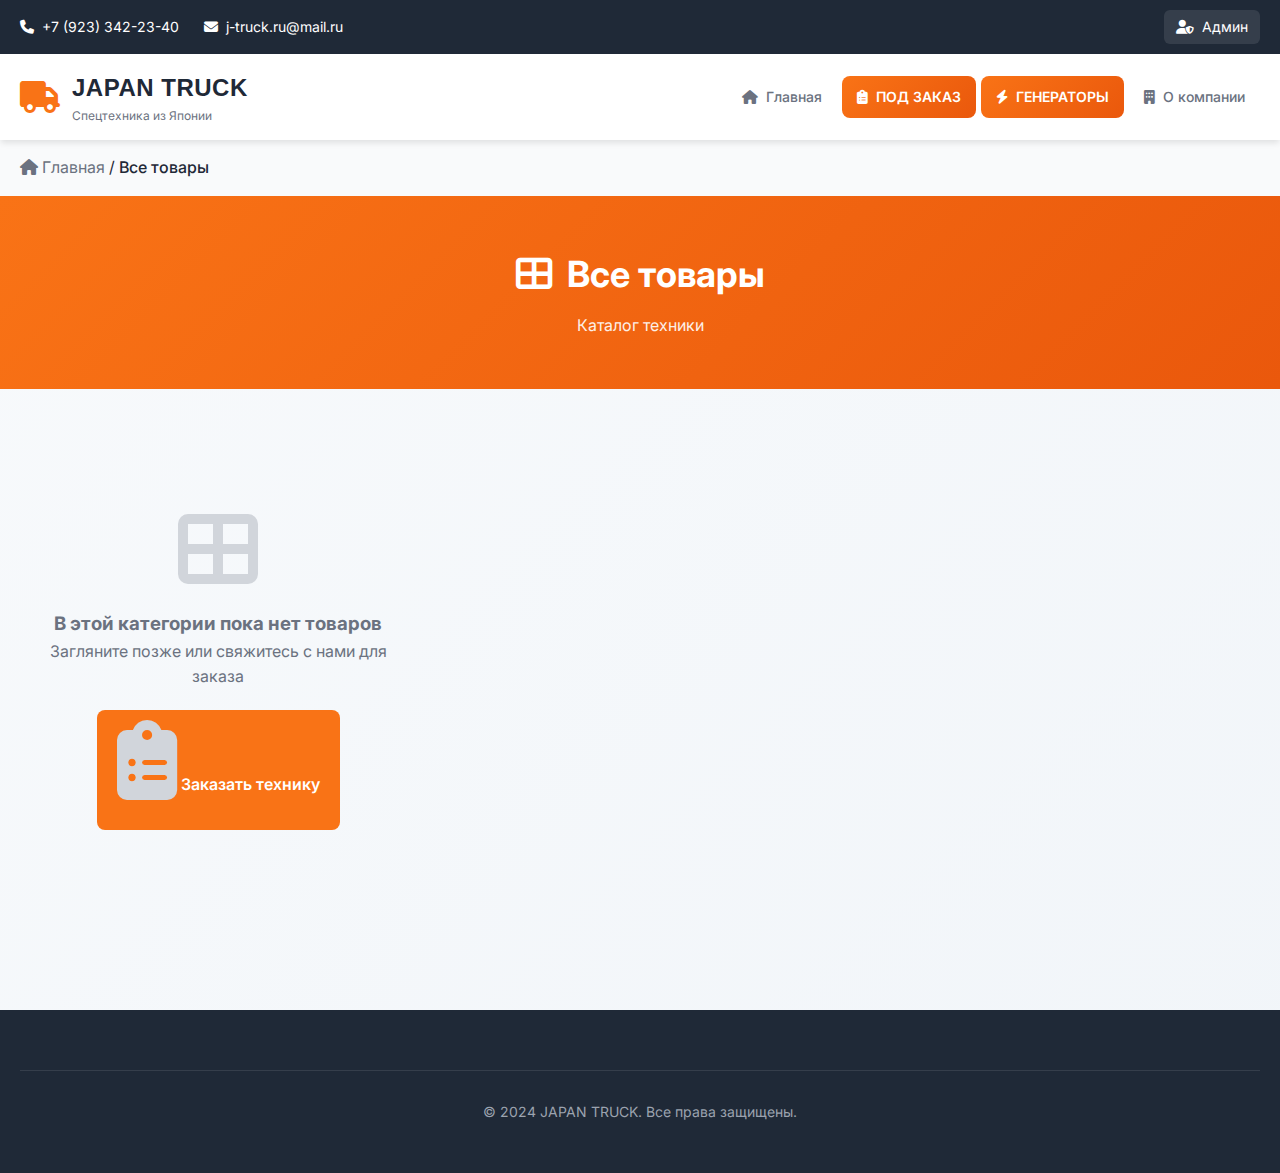
<file: category.html>
<!DOCTYPE html>
<html lang="ru">
<head>
    <meta charset="UTF-8">
    <meta name="viewport" content="width=device-width, initial-scale=1.0">
    <title>Каталог | JAPAN TRUCK</title>
    <link rel="preconnect" href="https://fonts.googleapis.com">
    <link href="https://fonts.googleapis.com/css2?family=Inter:wght@400;500;600;700;800&display=swap" rel="stylesheet">
    <link rel="stylesheet" href="https://cdnjs.cloudflare.com/ajax/libs/font-awesome/6.4.0/css/all.min.css">
    <link rel="stylesheet" href="css/style.css">
    <style>
        .page-hero {
            background: linear-gradient(135deg, var(--primary) 0%, var(--primary-dark) 100%);
            padding: 50px 0;
            color: white;
            text-align: center;
        }
        .page-hero h1 {
            font-size: 36px;
            margin-bottom: 10px;
            display: flex;
            align-items: center;
            justify-content: center;
            gap: 15px;
        }
        .page-hero p {
            font-size: 16px;
            opacity: 0.9;
        }
        .category-content {
            padding: 40px 0;
        }
        .products-grid {
            display: grid;
            grid-template-columns: repeat(auto-fill, minmax(300px, 1fr));
            gap: 25px;
        }
        .product-card {
            background: white;
            border-radius: 16px;
            overflow: hidden;
            box-shadow: 0 4px 20px rgba(0,0,0,0.08);
            transition: all 0.3s ease;
        }
        .product-card:hover {
            transform: translateY(-8px);
            box-shadow: 0 15px 40px rgba(0,0,0,0.15);
        }
        .product-card-image {
            height: 200px;
            background: #f3f4f6;
            display: flex;
            align-items: center;
            justify-content: center;
            overflow: hidden;
        }
        .product-card-image img {
            width: 100%;
            height: 100%;
            object-fit: cover;
        }
        .product-card-image i {
            font-size: 50px;
            color: #d1d5db;
        }
        .product-card-body {
            padding: 20px;
        }
        .product-card-title {
            font-size: 18px;
            font-weight: 700;
            color: var(--dark);
            margin-bottom: 8px;
        }
        .product-card-article {
            font-size: 13px;
            color: var(--gray);
            margin-bottom: 12px;
        }
        .product-card-specs {
            display: flex;
            gap: 15px;
            margin-bottom: 15px;
            flex-wrap: wrap;
        }
        .spec-item {
            font-size: 13px;
            color: var(--gray);
            display: flex;
            align-items: center;
            gap: 5px;
        }
        .spec-item i {
            color: var(--primary);
        }
        .product-card-footer {
            display: flex;
            justify-content: space-between;
            align-items: center;
            padding-top: 15px;
            border-top: 1px solid var(--border);
        }
        .product-price {
            font-size: 22px;
            font-weight: 800;
            color: var(--primary);
        }
        .product-status {
            padding: 5px 12px;
            border-radius: 20px;
            font-size: 12px;
            font-weight: 500;
        }
        .status-instock {
            background: #d1fae5;
            color: #059669;
        }
        .status-order {
            background: #fef3c7;
            color: #d97706;
        }
        .btn-details {
            padding: 10px 20px;
            background: var(--primary);
            color: white;
            border: none;
            border-radius: 8px;
            cursor: pointer;
            font-weight: 600;
            transition: all 0.3s;
        }
        .btn-details:hover {
            background: var(--primary-dark);
        }
        .empty-category {
            text-align: center;
            padding: 80px 20px;
            color: var(--gray);
        }
        .empty-category i {
            font-size: 80px;
            color: #d1d5db;
            margin-bottom: 20px;
        }
        .breadcrumb {
            padding: 15px 0;
            background: var(--light);
        }
        .breadcrumb a {
            color: var(--gray);
            text-decoration: none;
        }
        .breadcrumb a:hover {
            color: var(--primary);
        }
        .breadcrumb span {
            color: var(--dark);
            font-weight: 500;
        }
    </style>
</head>
<body>
    <!-- Шапка -->
    <header class="header">
        <div class="header-top">
            <div class="container">
                <div class="header-top-content">
                    <div class="contacts-top">
                        <a href="tel:+79233422340" class="contact-link">
                            <i class="fas fa-phone"></i> +7 (923) 342-23-40
                        </a>
                        <a href="mailto:j-truck.ru@mail.ru" class="contact-link">
                            <i class="fas fa-envelope"></i> j-truck.ru@mail.ru
                        </a>
                    </div>
                    <div class="header-actions">
                        <a href="admin.html" class="admin-link">
                            <i class="fas fa-user-shield"></i> Админ
                        </a>
                    </div>
                </div>
            </div>
        </div>
        <nav class="main-nav">
            <div class="container">
                <div class="nav-container">
                    <a href="index.html" class="logo-link">
                        <div class="logo-icon"><i class="fas fa-truck"></i></div>
                        <div class="logo-text">
                            <span class="logo-main">JAPAN TRUCK</span>
                            <span class="logo-sub">Спецтехника из Японии</span>
                        </div>
                    </a>
                    <ul class="nav-menu">
                        <li><a href="index.html"><i class="fas fa-home"></i> Главная</a></li>
                        <li><a href="custom-order.html" class="nav-btn"><i class="fas fa-clipboard-list"></i> ПОД ЗАКАЗ</a></li>
                        <li><a href="generators.html" class="nav-btn"><i class="fas fa-bolt"></i> ГЕНЕРАТОРЫ</a></li>
                        <li><a href="index.html#about"><i class="fas fa-building"></i> О компании</a></li>
                    </ul>
                </div>
            </div>
        </nav>
    </header>

    <!-- Хлебные крошки -->
    <div class="breadcrumb">
        <div class="container">
            <a href="index.html"><i class="fas fa-home"></i> Главная</a> / 
            <span id="breadcrumbCategory">Категория</span>
        </div>
    </div>

    <!-- Герой -->
    <section class="page-hero">
        <div class="container">
            <h1><i id="categoryIcon" class="fas fa-truck"></i> <span id="categoryTitle">Категория</span></h1>
            <p id="categoryDesc">Техника из Японии</p>
        </div>
    </section>

    <!-- Контент -->
    <section class="category-content">
        <div class="container">
            <div class="products-grid" id="productsGrid">
                <!-- Заполняется через JS -->
            </div>
        </div>
    </section>

    <!-- Подвал -->
    <footer class="footer">
        <div class="container">
            <div class="footer-bottom">
                <p>© 2024 JAPAN TRUCK. Все права защищены.</p>
            </div>
        </div>
    </footer>

    <script>
        const categories = {
            'cranes': { name: 'Крановые установки', icon: 'fa-crane', desc: 'Японские крановые установки с доставкой' },
            'tractors': { name: 'Мини-трактора', icon: 'fa-tractor', desc: 'Компактные трактора из Японии' },
            'snowblowers': { name: 'Снегоуборщики', icon: 'fa-snowplow', desc: 'Надёжные снегоуборщики' },
            'drilling': { name: 'Буровые установки', icon: 'fa-oil-well', desc: 'Буровое оборудование' },
            'truck-parts': { name: 'Запчасти для грузовиков', icon: 'fa-cogs', desc: 'Оригинальные запчасти' },
            'trucks': { name: 'Грузовики', icon: 'fa-truck-moving', desc: 'Японские грузовики' },
            'loaders': { name: 'Погрузчики', icon: 'fa-forklift', desc: 'Вилочные и фронтальные погрузчики' },
            'special': { name: 'Спецтехника', icon: 'fa-tools', desc: 'Различная спецтехника' },
            'manipulators': { name: 'Гидроманипуляторы', icon: 'fa-robot', desc: 'Манипуляторы и КМУ' },
            'kmu-parts': { name: 'Запчасти на КМУ', icon: 'fa-wrench', desc: 'Запчасти для манипуляторов' }
        };

        function getUrlParam(param) {
            const urlParams = new URLSearchParams(window.location.search);
            return urlParams.get(param);
        }

        function formatPrice(price) {
            return new Intl.NumberFormat('ru-RU').format(price);
        }

        function loadCategoryProducts() {
            const cat = getUrlParam('cat');
            const catInfo = categories[cat] || { name: 'Все товары', icon: 'fa-th-large', desc: 'Каталог техники' };
            
            // Обновляем заголовки
            document.getElementById('categoryTitle').textContent = catInfo.name;
            document.getElementById('categoryDesc').textContent = catInfo.desc;
            document.getElementById('breadcrumbCategory').textContent = catInfo.name;
            document.getElementById('categoryIcon').className = 'fas ' + catInfo.icon;
            document.title = catInfo.name + ' | JAPAN TRUCK';
            
            // Загружаем товары
            const allProducts = JSON.parse(localStorage.getItem('japanTruckProducts') || '[]');
            const products = cat ? allProducts.filter(p => p.category === cat) : allProducts;
            
            const grid = document.getElementById('productsGrid');
            
            if (products.length === 0) {
                grid.innerHTML = `
                    <div class="empty-category">
                        <i class="fas ${catInfo.icon}"></i>
                        <h3>В этой категории пока нет товаров</h3>
                        <p>Загляните позже или свяжитесь с нами для заказа</p>
                        <a href="custom-order.html" class="btn-details" style="margin-top:20px;display:inline-block;text-decoration:none;">
                            <i class="fas fa-clipboard-list"></i> Заказать технику
                        </a>
                    </div>
                `;
                return;
            }
            
            grid.innerHTML = products.map(p => `
                <div class="product-card">
                    <div class="product-card-image">
                        ${p.images && p.images[0] ? 
                            `<img src="${p.images[0]}" alt="${p.model}">` : 
                            `<i class="fas fa-truck"></i>`
                        }
                    </div>
                    <div class="product-card-body">
                        <div class="product-card-title">${p.model}</div>
                        <div class="product-card-article">Арт: ${p.article}</div>
                        <div class="product-card-specs">
                            ${p.year ? `<span class="spec-item"><i class="fas fa-calendar"></i> ${p.year} г.</span>` : ''}
                            ${p.capacity ? `<span class="spec-item"><i class="fas fa-weight"></i> ${p.capacity} т</span>` : ''}
                            ${p.boom ? `<span class="spec-item"><i class="fas fa-ruler"></i> ${p.boom} м</span>` : ''}
                        </div>
                        <div class="product-card-footer">
                            <div class="product-price">${formatPrice(p.price)} ₽</div>
                            <span class="product-status ${p.inStock ? 'status-instock' : 'status-order'}">
                                ${p.inStock ? 'В наличии' : 'Под заказ'}
                            </span>
                        </div>
                    </div>
                </div>
            `).join('');
        }
        
        document.addEventListener('DOMContentLoaded', loadCategoryProducts);
    </script>
</body>
</html>
</file>
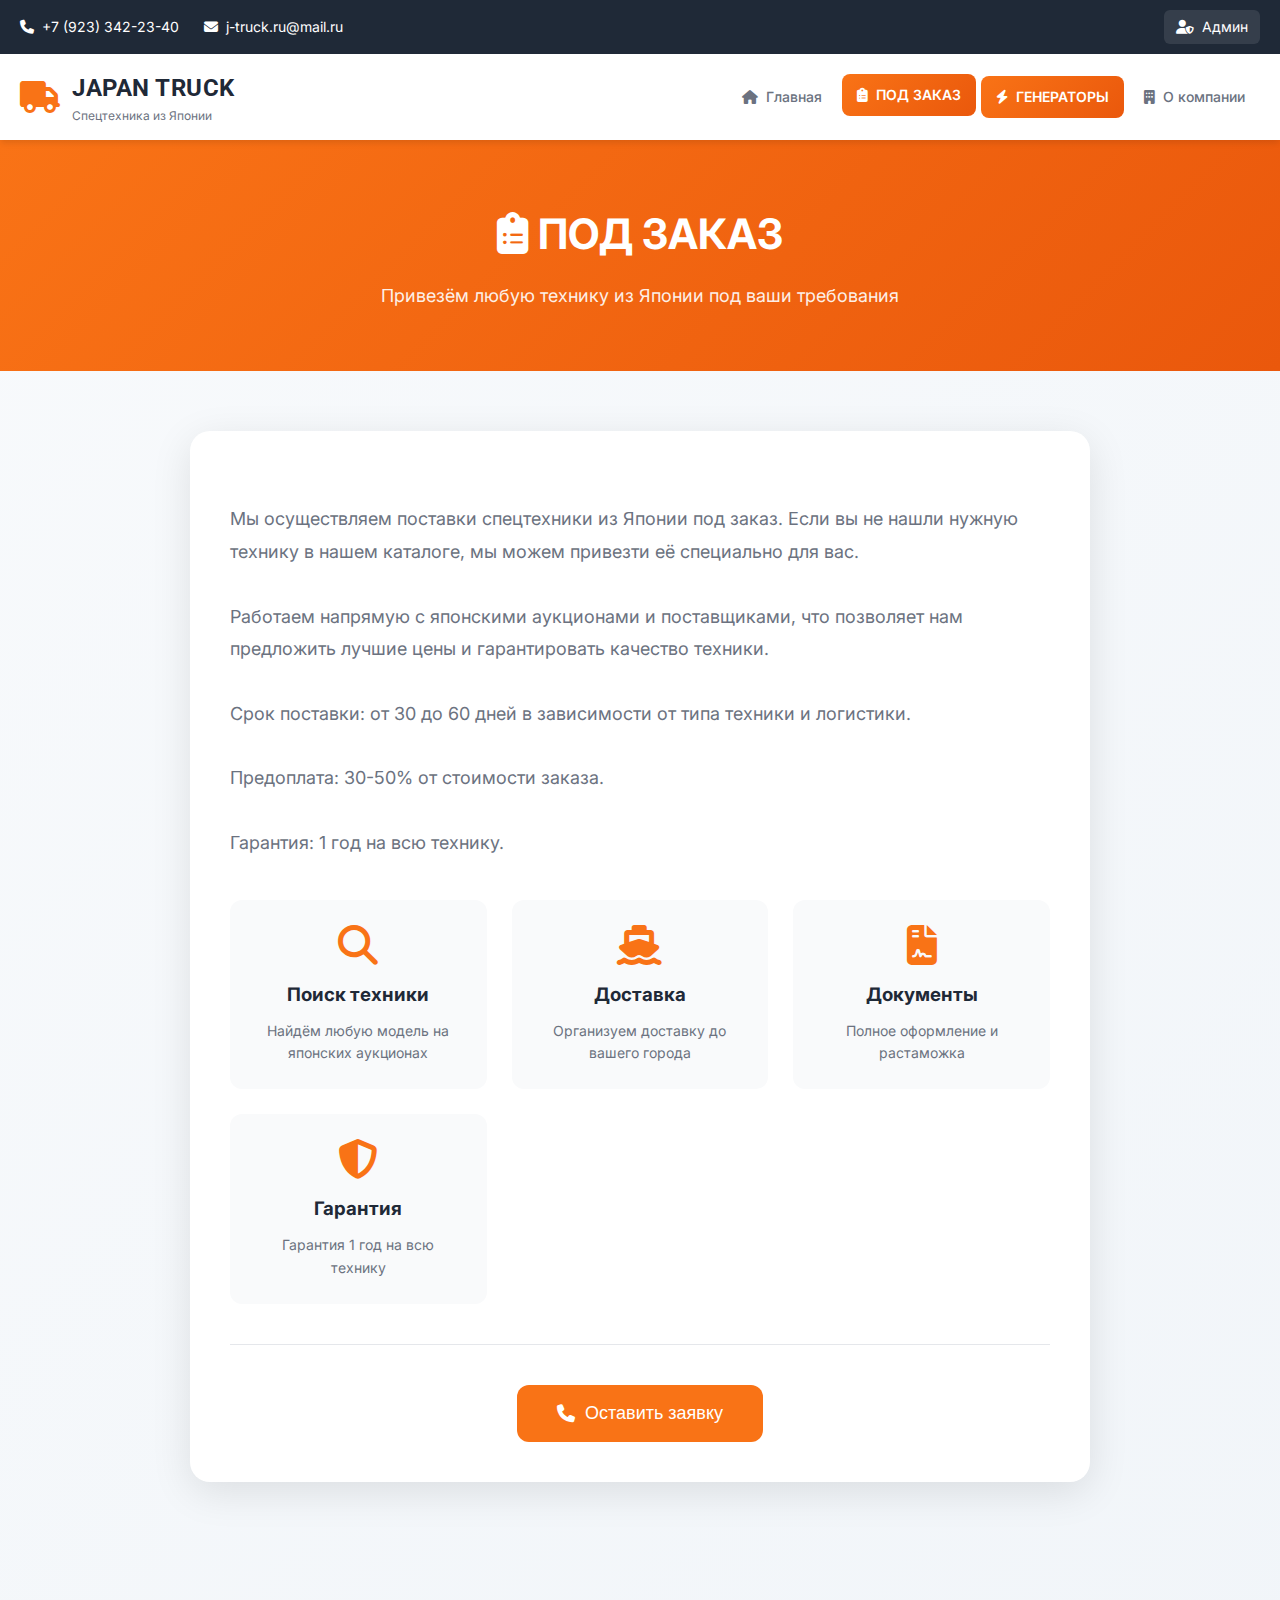
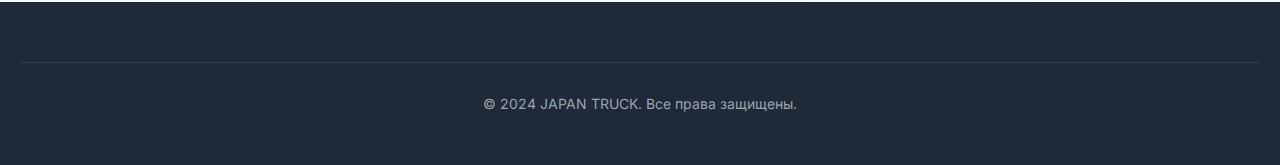
<file: custom-order.html>
<!DOCTYPE html>
<html lang="ru">
<head>
    <meta charset="UTF-8">
    <meta name="viewport" content="width=device-width, initial-scale=1.0">
    <title>ПОД ЗАКАЗ | JAPAN TRUCK</title>
    <link rel="preconnect" href="https://fonts.googleapis.com">
    <link href="https://fonts.googleapis.com/css2?family=Inter:wght@400;500;600;700;800&family=Roboto:wght@700&display=swap" rel="stylesheet">
    <link rel="stylesheet" href="https://cdnjs.cloudflare.com/ajax/libs/font-awesome/6.4.0/css/all.min.css">
    <link rel="stylesheet" href="css/style.css">
    <style>
        .page-hero {
            background: linear-gradient(135deg, var(--primary) 0%, var(--primary-dark) 100%);
            padding: 60px 0;
            color: white;
            text-align: center;
        }
        .page-hero h1 {
            font-size: 42px;
            margin-bottom: 15px;
        }
        .page-hero p {
            font-size: 18px;
            opacity: 0.9;
        }
        .custom-order-content {
            padding: 60px 0;
        }
        .order-card {
            background: white;
            border-radius: 20px;
            padding: 40px;
            box-shadow: 0 10px 40px rgba(0,0,0,0.1);
            max-width: 900px;
            margin: 0 auto;
        }
        .order-text {
            font-size: 18px;
            line-height: 1.8;
            color: var(--gray);
            white-space: pre-line;
        }
        .order-features {
            display: grid;
            grid-template-columns: repeat(auto-fit, minmax(250px, 1fr));
            gap: 25px;
            margin-top: 40px;
        }
        .order-feature {
            background: var(--light);
            padding: 25px;
            border-radius: 12px;
            text-align: center;
        }
        .order-feature i {
            font-size: 40px;
            color: var(--primary);
            margin-bottom: 15px;
        }
        .order-feature h3 {
            margin-bottom: 10px;
            color: var(--dark);
        }
        .order-feature p {
            color: var(--gray);
            font-size: 14px;
        }
        .order-cta {
            text-align: center;
            margin-top: 40px;
            padding-top: 40px;
            border-top: 1px solid var(--border);
        }
        .order-cta .btn-primary {
            padding: 18px 40px;
            font-size: 18px;
            background: var(--primary);
            color: white;
            border: none;
            border-radius: 12px;
            cursor: pointer;
            display: inline-flex;
            align-items: center;
            gap: 10px;
            transition: all 0.3s;
        }
        .order-cta .btn-primary:hover {
            background: var(--primary-dark);
            transform: translateY(-3px);
            box-shadow: 0 10px 30px rgba(249, 115, 22, 0.3);
        }
    </style>
</head>
<body>
    <!-- Шапка -->
    <header class="header">
        <div class="header-top">
            <div class="container">
                <div class="header-top-content">
                    <div class="contacts-top">
                        <a href="tel:+79233422340" class="contact-link">
                            <i class="fas fa-phone"></i> +7 (923) 342-23-40
                        </a>
                        <a href="mailto:j-truck.ru@mail.ru" class="contact-link">
                            <i class="fas fa-envelope"></i> j-truck.ru@mail.ru
                        </a>
                    </div>
                    <div class="header-actions">
                        <a href="admin.html" class="admin-link">
                            <i class="fas fa-user-shield"></i> Админ
                        </a>
                    </div>
                </div>
            </div>
        </div>
        <nav class="main-nav">
            <div class="container">
                <div class="nav-container">
                    <a href="index.html" class="logo-link">
                        <i class="fas fa-truck logo-icon"></i>
                        <div class="logo-text">
                            <span class="logo-main">JAPAN TRUCK</span>
                            <span class="logo-sub">Спецтехника из Японии</span>
                        </div>
                    </a>
                    <ul class="nav-menu">
                        <li><a href="index.html"><i class="fas fa-home"></i> Главная</a></li>
                        <li><a href="custom-order.html" class="nav-btn active"><i class="fas fa-clipboard-list"></i> ПОД ЗАКАЗ</a></li>
                        <li><a href="generators.html" class="nav-btn"><i class="fas fa-bolt"></i> ГЕНЕРАТОРЫ</a></li>
                        <li><a href="index.html#about"><i class="fas fa-building"></i> О компании</a></li>
                    </ul>
                </div>
            </div>
        </nav>
    </header>

    <!-- Герой -->
    <section class="page-hero">
        <div class="container">
            <h1><i class="fas fa-clipboard-list"></i> ПОД ЗАКАЗ</h1>
            <p>Привезём любую технику из Японии под ваши требования</p>
        </div>
    </section>

    <!-- Контент -->
    <section class="custom-order-content">
        <div class="container">
            <div class="order-card">
                <div class="order-text" id="customOrderText">
Мы осуществляем поставки спецтехники из Японии под заказ. Если вы не нашли нужную технику в нашем каталоге, мы можем привезти её специально для вас.

Работаем напрямую с японскими аукционами и поставщиками, что позволяет нам предложить лучшие цены и гарантировать качество техники.

Срок поставки: от 30 до 60 дней в зависимости от типа техники и логистики.

Предоплата: 30-50% от стоимости заказа.

Гарантия: 1 год на всю технику.
                </div>
                
                <div class="order-features">
                    <div class="order-feature">
                        <i class="fas fa-search"></i>
                        <h3>Поиск техники</h3>
                        <p>Найдём любую модель на японских аукционах</p>
                    </div>
                    <div class="order-feature">
                        <i class="fas fa-ship"></i>
                        <h3>Доставка</h3>
                        <p>Организуем доставку до вашего города</p>
                    </div>
                    <div class="order-feature">
                        <i class="fas fa-file-contract"></i>
                        <h3>Документы</h3>
                        <p>Полное оформление и растаможка</p>
                    </div>
                    <div class="order-feature">
                        <i class="fas fa-shield-alt"></i>
                        <h3>Гарантия</h3>
                        <p>Гарантия 1 год на всю технику</p>
                    </div>
                </div>
                
                <div class="order-cta">
                    <button class="btn-primary" onclick="openContactModal()">
                        <i class="fas fa-phone"></i> Оставить заявку
                    </button>
                </div>
            </div>
        </div>
    </section>

    <!-- Подвал -->
    <footer class="footer">
        <div class="container">
            <div class="footer-bottom">
                <p>© 2024 JAPAN TRUCK. Все права защищены.</p>
            </div>
        </div>
    </footer>

    <script>
        // Загрузка текста из localStorage
        document.addEventListener('DOMContentLoaded', function() {
            const savedText = localStorage.getItem('customOrderText');
            if (savedText) {
                document.getElementById('customOrderText').textContent = savedText;
            }
        });
        
        function openContactModal() {
            window.location.href = 'index.html#contacts';
        }
    </script>
</body>
</html>
</file>
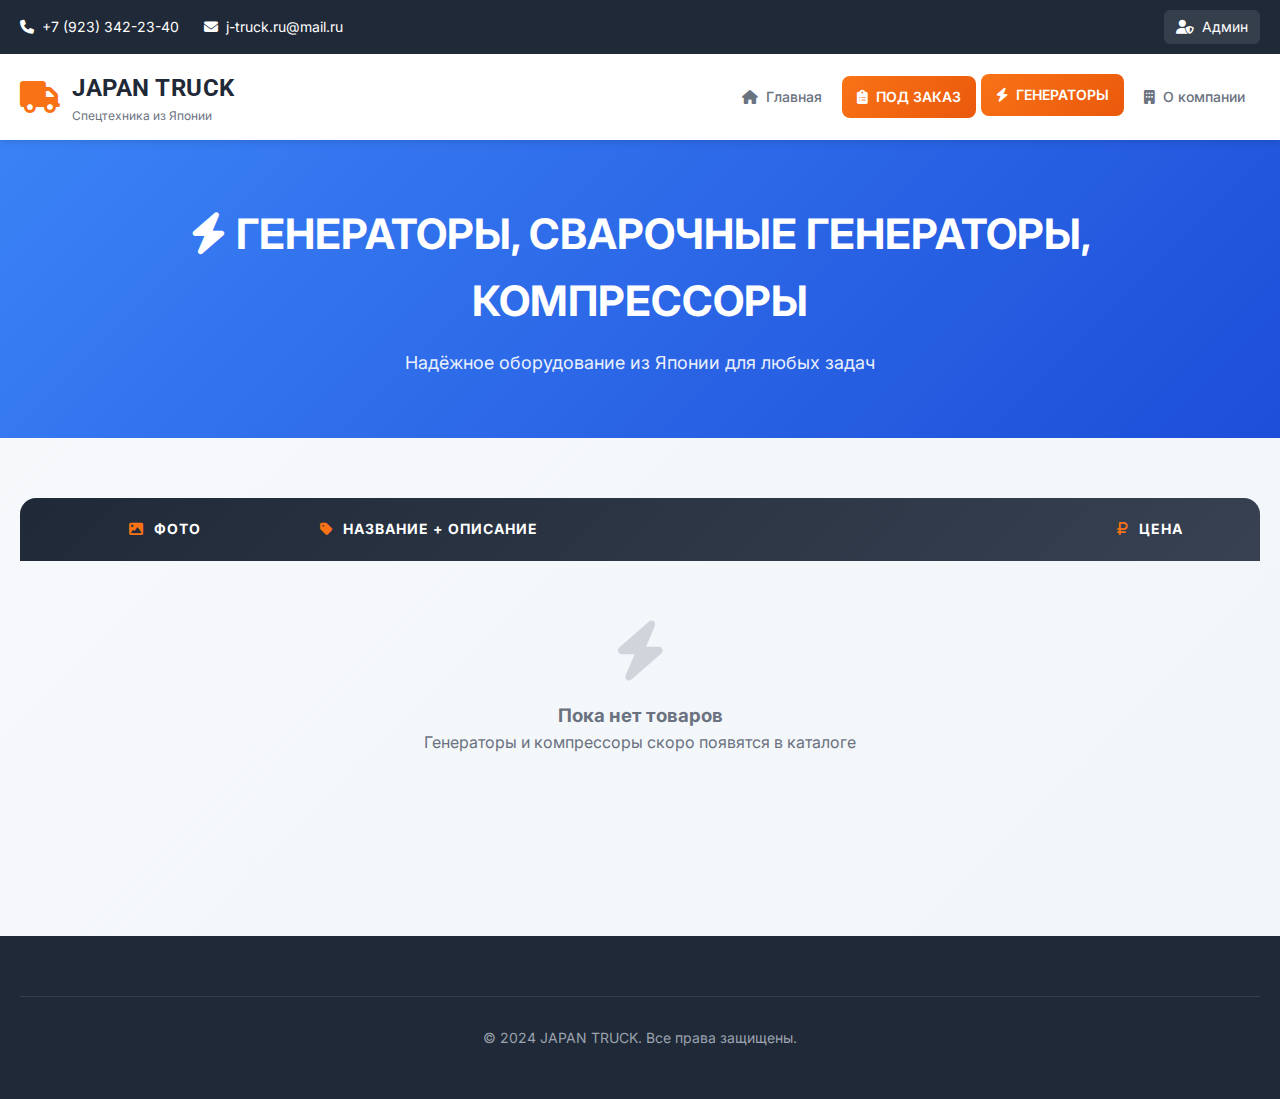
<file: generators.html>
<!DOCTYPE html>
<html lang="ru">
<head>
    <meta charset="UTF-8">
    <meta name="viewport" content="width=device-width, initial-scale=1.0">
    <title>ГЕНЕРАТОРЫ | JAPAN TRUCK</title>
    <link rel="preconnect" href="https://fonts.googleapis.com">
    <link href="https://fonts.googleapis.com/css2?family=Inter:wght@400;500;600;700;800&family=Roboto:wght@700&display=swap" rel="stylesheet">
    <link rel="stylesheet" href="https://cdnjs.cloudflare.com/ajax/libs/font-awesome/6.4.0/css/all.min.css">
    <link rel="stylesheet" href="css/style.css">
    <style>
        .page-hero {
            background: linear-gradient(135deg, #3b82f6 0%, #1d4ed8 100%);
            padding: 60px 0;
            color: white;
            text-align: center;
        }
        .page-hero h1 {
            font-size: 42px;
            margin-bottom: 15px;
        }
        .page-hero p {
            font-size: 18px;
            opacity: 0.9;
        }
        .generators-content {
            padding: 60px 0;
        }
        .generators-grid {
            display: grid;
            gap: 30px;
        }
        .generator-card {
            background: white;
            border-radius: 16px;
            overflow: hidden;
            box-shadow: 0 4px 20px rgba(0,0,0,0.08);
            display: grid;
            grid-template-columns: 250px 1fr auto;
            align-items: center;
            transition: all 0.3s ease;
        }
        .generator-card:hover {
            transform: translateY(-5px);
            box-shadow: 0 15px 40px rgba(0,0,0,0.15);
        }
        .generator-image {
            width: 250px;
            height: 200px;
            background: var(--light);
            display: flex;
            align-items: center;
            justify-content: center;
            overflow: hidden;
        }
        .generator-image img {
            width: 100%;
            height: 100%;
            object-fit: cover;
        }
        .generator-image i {
            font-size: 60px;
            color: #d1d5db;
        }
        .generator-info {
            padding: 25px 30px;
        }
        .generator-info h3 {
            font-size: 22px;
            color: var(--dark);
            margin-bottom: 10px;
        }
        .generator-info p {
            color: var(--gray);
            line-height: 1.7;
            font-size: 15px;
        }
        .generator-price {
            padding: 30px;
            text-align: center;
            border-left: 1px solid var(--border);
            min-width: 180px;
        }
        .generator-price .price {
            font-size: 28px;
            font-weight: 800;
            color: var(--primary);
        }
        .generator-price .price-label {
            font-size: 13px;
            color: var(--gray);
            margin-bottom: 15px;
        }
        .generator-price .btn-order {
            padding: 12px 25px;
            background: var(--primary);
            color: white;
            border: none;
            border-radius: 8px;
            cursor: pointer;
            font-weight: 600;
            transition: all 0.3s;
            display: inline-flex;
            align-items: center;
            gap: 8px;
        }
        .generator-price .btn-order:hover {
            background: var(--primary-dark);
            transform: scale(1.05);
        }
        .empty-message {
            text-align: center;
            padding: 60px;
            color: var(--gray);
        }
        .empty-message i {
            font-size: 60px;
            margin-bottom: 20px;
            color: #d1d5db;
        }
        /* Заголовок таблицы */
        .generators-table-header {
            display: grid;
            grid-template-columns: 250px 1fr 180px;
            background: linear-gradient(135deg, #1f2937 0%, #374151 100%);
            color: white;
            border-radius: 16px 16px 0 0;
            padding: 20px;
            margin-bottom: 0;
            font-weight: 700;
            text-transform: uppercase;
            font-size: 14px;
            letter-spacing: 1px;
        }
        .generators-table-header div {
            display: flex;
            align-items: center;
            gap: 10px;
        }
        .generators-table-header i {
            color: #f97316;
        }
        .th-photo { justify-content: center; }
        .th-name { padding-left: 30px; }
        .th-price { justify-content: center; }
        
        .generators-grid {
            border-radius: 0 0 16px 16px;
            overflow: hidden;
        }
        .generator-card:first-child {
            border-radius: 0;
        }
        
        @media (max-width: 900px) {
            .generators-table-header {
                display: none;
            }
            .generator-card {
                grid-template-columns: 1fr;
                border-radius: 16px;
                margin-bottom: 20px;
            }
            .generator-image {
                width: 100%;
                height: 200px;
            }
            .generator-price {
                border-left: none;
                border-top: 1px solid var(--border);
            }
        }
    </style>
</head>
<body>
    <!-- Шапка -->
    <header class="header">
        <div class="header-top">
            <div class="container">
                <div class="header-top-content">
                    <div class="contacts-top">
                        <a href="tel:+79233422340" class="contact-link">
                            <i class="fas fa-phone"></i> +7 (923) 342-23-40
                        </a>
                        <a href="mailto:j-truck.ru@mail.ru" class="contact-link">
                            <i class="fas fa-envelope"></i> j-truck.ru@mail.ru
                        </a>
                    </div>
                    <div class="header-actions">
                        <a href="admin.html" class="admin-link">
                            <i class="fas fa-user-shield"></i> Админ
                        </a>
                    </div>
                </div>
            </div>
        </div>
        <nav class="main-nav">
            <div class="container">
                <div class="nav-container">
                    <a href="index.html" class="logo-link">
                        <i class="fas fa-truck logo-icon"></i>
                        <div class="logo-text">
                            <span class="logo-main">JAPAN TRUCK</span>
                            <span class="logo-sub">Спецтехника из Японии</span>
                        </div>
                    </a>
                    <ul class="nav-menu">
                        <li><a href="index.html"><i class="fas fa-home"></i> Главная</a></li>
                        <li><a href="custom-order.html" class="nav-btn"><i class="fas fa-clipboard-list"></i> ПОД ЗАКАЗ</a></li>
                        <li><a href="generators.html" class="nav-btn active"><i class="fas fa-bolt"></i> ГЕНЕРАТОРЫ</a></li>
                        <li><a href="index.html#about"><i class="fas fa-building"></i> О компании</a></li>
                    </ul>
                </div>
            </div>
        </nav>
    </header>

    <!-- Герой -->
    <section class="page-hero">
        <div class="container">
            <h1><i class="fas fa-bolt"></i> ГЕНЕРАТОРЫ, СВАРОЧНЫЕ ГЕНЕРАТОРЫ, КОМПРЕССОРЫ</h1>
            <p>Надёжное оборудование из Японии для любых задач</p>
        </div>
    </section>

    <!-- Контент -->
    <section class="generators-content">
        <div class="container">
            <!-- Заголовок таблицы -->
            <div class="generators-table-header">
                <div class="th-photo"><i class="fas fa-image"></i> ФОТО</div>
                <div class="th-name"><i class="fas fa-tag"></i> НАЗВАНИЕ + ОПИСАНИЕ</div>
                <div class="th-price"><i class="fas fa-ruble-sign"></i> ЦЕНА</div>
            </div>
            <div class="generators-grid" id="generatorsGrid">
                <!-- Заполняется через JS -->
            </div>
        </div>
    </section>

    <!-- Подвал -->
    <footer class="footer">
        <div class="container">
            <div class="footer-bottom">
                <p>© 2024 JAPAN TRUCK. Все права защищены.</p>
            </div>
        </div>
    </footer>

    <script>
        // Загрузка генераторов из localStorage
        function loadGenerators() {
            const generators = JSON.parse(localStorage.getItem('japanTruckGenerators') || '[]');
            const grid = document.getElementById('generatorsGrid');
            
            if (generators.length === 0) {
                grid.innerHTML = `
                    <div class="empty-message">
                        <i class="fas fa-bolt"></i>
                        <h3>Пока нет товаров</h3>
                        <p>Генераторы и компрессоры скоро появятся в каталоге</p>
                    </div>
                `;
                return;
            }
            
            grid.innerHTML = generators.map(item => `
                <div class="generator-card">
                    <div class="generator-image">
                        ${item.image ? 
                            `<img src="${item.image}" alt="${item.name}">` : 
                            `<i class="fas fa-bolt"></i>`
                        }
                    </div>
                    <div class="generator-info">
                        <h3>${item.name}</h3>
                        <p>${item.description || 'Описание отсутствует'}</p>
                    </div>
                    <div class="generator-price">
                        <div class="price-label">Цена</div>
                        <div class="price">${formatPrice(item.price)} ₽</div>
                        <button class="btn-order" onclick="orderGenerator('${item.name}')">
                            <i class="fas fa-phone"></i> Заказать
                        </button>
                    </div>
                </div>
            `).join('');
        }
        
        function formatPrice(price) {
            return new Intl.NumberFormat('ru-RU').format(price);
        }
        
        function orderGenerator(name) {
            alert('Для заказа "' + name + '" позвоните нам: +7 (923) 342-23-40');
        }
        
        document.addEventListener('DOMContentLoaded', loadGenerators);
    </script>
</body>
</html>
</file>
<file: css/style.css>
/* ===== ОСНОВНЫЕ СТИЛИ ===== */
:root {
    --primary: #f97316;
    --primary-dark: #ea580c;
    --secondary: #10b981;
    --accent: #f59e0b;
    --dark: #1f2937;
    --light: #f9fafb;
    --gray: #6b7280;
    --border: #e5e7eb;
    --shadow: 0 4px 6px -1px rgba(0, 0, 0, 0.1);
    --shadow-lg: 0 10px 15px -3px rgba(0, 0, 0, 0.1);
    --transition: all 0.3s cubic-bezier(0.4, 0, 0.2, 1);
    --radius: 12px;
}

* {
    margin: 0;
    padding: 0;
    box-sizing: border-box;
}

body {
    font-family: 'Inter', sans-serif;
    background: linear-gradient(135deg, #f8fafc 0%, #f1f5f9 100%);
    color: var(--dark);
    line-height: 1.6;
    min-height: 100vh;
}

.container {
    max-width: 1400px;
    margin: 0 auto;
    padding: 0 20px;
}

/* ===== ШАПКА ===== */
.header {
    background: white;
    box-shadow: var(--shadow);
    position: sticky;
    top: 0;
    z-index: 1000;
    animation: slideDown 0.5s ease;
}

@keyframes slideDown {
    from { transform: translateY(-100%); }
    to { transform: translateY(0); }
}

.header-top {
    background: var(--dark);
    padding: 10px 0;
}

.header-top-content {
    display: flex;
    justify-content: space-between;
    align-items: center;
    flex-wrap: wrap;
    gap: 15px;
}

.contacts-top {
    display: flex;
    gap: 25px;
    flex-wrap: wrap;
}

.contact-link {
    color: white;
    text-decoration: none;
    display: flex;
    align-items: center;
    gap: 8px;
    font-size: 14px;
    transition: var(--transition);
}

.contact-link:hover {
    color: var(--accent);
    transform: translateY(-1px);
}

.header-actions {
    display: flex;
    gap: 15px;
    align-items: center;
}

.admin-link {
    color: white;
    text-decoration: none;
    display: flex;
    align-items: center;
    gap: 8px;
    font-size: 14px;
    padding: 6px 12px;
    border-radius: 6px;
    background: rgba(255,255,255,0.1);
    transition: var(--transition);
}

.admin-link:hover {
    background: rgba(255,255,255,0.2);
    transform: translateY(-1px);
}

.contact-btn {
    background: var(--accent);
    color: white;
    border: none;
    padding: 8px 16px;
    border-radius: 6px;
    cursor: pointer;
    display: flex;
    align-items: center;
    gap: 8px;
    font-weight: 500;
    transition: var(--transition);
}

.contact-btn:hover {
    background: #d97706;
    transform: translateY(-1px);
    box-shadow: 0 4px 12px rgba(245, 158, 11, 0.3);
}

/* Анимация логотипа */
.logo-link {
    display: flex;
    align-items: center;
    gap: 12px;
    text-decoration: none;
    color: var(--dark);
}

.logo-icon {
    font-size: 32px;
    color: var(--primary);
    position: relative;
    transition: all 0.5s cubic-bezier(0.68, -0.55, 0.265, 1.55);
}

.logo-link:hover .logo-icon {
    animation: truckBounce 1s ease infinite;
    color: var(--accent);
    transform: scale(1.2);
}

@keyframes truckBounce {
    0%, 100% {
        transform: translateX(0) scale(1.2);
    }
    25% {
        transform: translateX(-3px) scale(1.2) rotate(-5deg);
    }
    75% {
        transform: translateX(3px) scale(1.2) rotate(5deg);
    }
}

.logo-text {
    display: flex;
    flex-direction: column;
}

.logo-main {
    font-family: 'Roboto', sans-serif;
    font-size: 24px;
    font-weight: 700;
    letter-spacing: 0.5px;
}

.logo-sub {
    font-size: 12px;
    color: var(--gray);
    margin-top: -2px;
}

/* Основная навигация */
.main-nav {
    padding: 15px 0;
    background: white;
}

.nav-container {
    display: flex;
    justify-content: space-between;
    align-items: center;
}

.nav-menu {
    display: flex;
    list-style: none;
    gap: 5px;
    padding: 5px 0;
    position: relative;
    z-index: 100;
}

.nav-menu::-webkit-scrollbar {
    display: none;
}

.nav-menu li {
    flex-shrink: 0;
}

.nav-menu a {
    text-decoration: none;
    color: var(--gray);
    padding: 10px 15px;
    border-radius: 8px;
    display: flex;
    align-items: center;
    gap: 8px;
    font-weight: 500;
    transition: var(--transition);
    font-size: 14px;
}

.nav-menu a:hover,
.nav-menu a.active {
    background: var(--light);
    color: var(--primary);
    transform: translateY(-2px);
}

.mobile-menu-btn {
    display: none;
    flex-direction: column;
    gap: 4px;
    background: none;
    border: none;
    cursor: pointer;
    padding: 8px;
}

.bar {
    width: 25px;
    height: 3px;
    background: var(--dark);
    border-radius: 2px;
    transition: var(--transition);
}

.mobile-menu-btn.active .bar:nth-child(1) {
    transform: rotate(45deg) translate(5px, 5px);
}

.mobile-menu-btn.active .bar:nth-child(2) {
    opacity: 0;
}

.mobile-menu-btn.active .bar:nth-child(3) {
    transform: rotate(-45deg) translate(5px, -5px);
}

/* ===== ВЫПАДАЮЩЕЕ МЕНЮ ===== */
.nav-dropdown {
    position: relative;
    z-index: 1001;
}

.dropdown-toggle {
    position: relative;
    cursor: pointer;
}

.dropdown-arrow {
    font-size: 10px;
    margin-left: 4px;
    transition: transform 0.3s ease;
}

.nav-dropdown:hover .dropdown-arrow {
    transform: rotate(180deg);
}

.dropdown-menu {
    position: absolute;
    top: 100%;
    left: 0;
    background: white;
    min-width: 280px;
    border-radius: 12px;
    box-shadow: 0 10px 40px rgba(0, 0, 0, 0.15);
    opacity: 0;
    visibility: hidden;
    transform: translateY(10px);
    transition: all 0.3s cubic-bezier(0.4, 0, 0.2, 1);
    z-index: 9999;
    padding: 8px 0;
    list-style: none;
    margin-top: 0;
    pointer-events: none;
}

.dropdown-menu.dropdown-right {
    left: auto;
    right: 0;
}

.nav-dropdown:hover .dropdown-menu {
    opacity: 1;
    visibility: visible;
    transform: translateY(0);
    pointer-events: auto;
}

.dropdown-menu li {
    margin: 0;
}

.dropdown-menu li a {
    display: flex;
    align-items: center;
    gap: 12px;
    padding: 12px 20px;
    color: var(--dark);
    font-size: 14px;
    font-weight: 500;
    transition: all 0.2s ease;
    border-radius: 0;
}

.dropdown-menu li a:hover {
    background: linear-gradient(90deg, var(--primary) 0%, transparent 100%);
    color: white;
    transform: none;
    padding-left: 25px;
}

.dropdown-menu li a i {
    width: 20px;
    text-align: center;
    color: var(--primary);
    transition: color 0.2s ease;
}

.dropdown-menu li a:hover i {
    color: white;
}

/* Кнопки навигации */
.nav-btn {
    background: linear-gradient(135deg, var(--primary) 0%, var(--primary-dark) 100%) !important;
    color: white !important;
    border-radius: 8px !important;
    font-weight: 600 !important;
}

.nav-btn:hover {
    transform: translateY(-2px) !important;
    box-shadow: 0 4px 15px rgba(249, 115, 22, 0.4) !important;
}

/* ===== СЕРДЕЧКО ИЗБРАННОЕ ===== */
.favorite-btn {
    position: absolute;
    top: 10px;
    right: 10px;
    width: 40px;
    height: 40px;
    background: rgba(255, 255, 255, 0.9);
    border: none;
    border-radius: 50%;
    cursor: pointer;
    display: flex;
    align-items: center;
    justify-content: center;
    font-size: 18px;
    color: #9ca3af;
    transition: all 0.3s cubic-bezier(0.4, 0, 0.2, 1);
    z-index: 10;
    box-shadow: 0 2px 8px rgba(0, 0, 0, 0.1);
}

.favorite-btn:hover {
    transform: scale(1.1);
    box-shadow: 0 4px 12px rgba(0, 0, 0, 0.15);
}

.favorite-btn.active {
    color: #ef4444;
    animation: heartBeat 0.6s ease;
}

.favorite-btn.active i {
    font-weight: 900;
}

@keyframes heartBeat {
    0% { transform: scale(1); }
    25% { transform: scale(1.3); }
    50% { transform: scale(1); }
    75% { transform: scale(1.2); }
    100% { transform: scale(1); }
}

/* ===== TOAST УВЕДОМЛЕНИЯ ===== */
.toast-container {
    position: fixed;
    top: 20px;
    right: 20px;
    z-index: 10000;
    display: flex;
    flex-direction: column;
    gap: 10px;
}

.toast {
    background: white;
    padding: 15px 20px;
    border-radius: 12px;
    box-shadow: 0 10px 40px rgba(0, 0, 0, 0.15);
    display: flex;
    align-items: center;
    gap: 12px;
    min-width: 280px;
    max-width: 400px;
    animation: toastSlideIn 0.3s ease;
    border-left: 4px solid var(--primary);
}

.toast.success {
    border-left-color: #10b981;
}

.toast.error {
    border-left-color: #ef4444;
}

.toast.info {
    border-left-color: var(--primary);
}

.toast-icon {
    width: 36px;
    height: 36px;
    border-radius: 50%;
    display: flex;
    align-items: center;
    justify-content: center;
    font-size: 16px;
    flex-shrink: 0;
}

.toast.success .toast-icon {
    background: #d1fae5;
    color: #10b981;
}

.toast.error .toast-icon {
    background: #fee2e2;
    color: #ef4444;
}

.toast.info .toast-icon {
    background: #fff7ed;
    color: var(--primary);
}

.toast-content {
    flex: 1;
}

.toast-title {
    font-weight: 600;
    color: var(--dark);
    margin-bottom: 2px;
}

.toast-message {
    font-size: 14px;
    color: var(--gray);
}

.toast-close {
    background: none;
    border: none;
    color: var(--gray);
    cursor: pointer;
    padding: 5px;
    font-size: 14px;
    transition: color 0.2s;
}

.toast-close:hover {
    color: var(--dark);
}

@keyframes toastSlideIn {
    from {
        opacity: 0;
        transform: translateX(100%);
    }
    to {
        opacity: 1;
        transform: translateX(0);
    }
}

.toast.removing {
    animation: toastSlideOut 0.3s ease forwards;
}

@keyframes toastSlideOut {
    from {
        opacity: 1;
        transform: translateX(0);
    }
    to {
        opacity: 0;
        transform: translateX(100%);
    }
}

/* ===== ГЕРОЙ СЕКЦИЯ ===== */
.hero {
    background: linear-gradient(135deg, var(--primary) 0%, var(--primary-dark) 100%);
    color: white;
    padding: 80px 0;
    margin-bottom: 40px;
    position: relative;
    overflow: hidden;
}

.hero::before {
    content: '';
    position: absolute;
    top: 0;
    left: 0;
    right: 0;
    bottom: 0;
    background: url('data:image/svg+xml,<svg xmlns="http://www.w3.org/2000/svg" viewBox="0 0 1200 600"><path fill="rgba(255,255,255,0.1)" d="M0 300L50 320C100 340 200 380 300 390C400 400 500 380 600 350C700 320 800 280 900 270C1000 260 1100 280 1150 290L1200 300V600H1150C1100 600 1000 600 900 600C800 600 700 600 600 600C500 600 400 600 300 600C200 600 100 600 50 600H0V300Z"></path></svg>');
    background-size: cover;
    animation: wave 20s linear infinite;
}

@keyframes wave {
    0% { transform: translateX(0); }
    100% { transform: translateX(-50%); }
}

.hero-content {
    position: relative;
    z-index: 1;
    text-align: center;
    max-width: 800px;
    margin: 0 auto;
}

.hero-title {
    font-size: 48px;
    font-weight: 800;
    margin-bottom: 20px;
    animation: fadeInUp 0.8s ease;
}

@keyframes fadeInUp {
    from { opacity: 0; transform: translateY(30px); }
    to { opacity: 1; transform: translateY(0); }
}

.hero-subtitle {
    font-size: 20px;
    margin-bottom: 30px;
    opacity: 0.9;
    animation: fadeInUp 0.8s ease 0.2s both;
}

.hero-stats {
    display: flex;
    justify-content: center;
    gap: 40px;
    flex-wrap: wrap;
    animation: fadeInUp 0.8s ease 0.4s both;
}

.stat {
    display: flex;
    align-items: center;
    gap: 10px;
    font-size: 18px;
}

.stat i {
    font-size: 24px;
    color: var(--accent);
}

/* ===== ОСНОВНОЙ КОНТЕНТ ===== */
.main-content {
    padding-bottom: 60px;
}

.content-wrapper {
    display: grid;
    grid-template-columns: 1fr 350px;
    gap: 30px;
}

.section-header {
    background: white;
    padding: 25px;
    border-radius: var(--radius);
    box-shadow: var(--shadow);
    margin-bottom: 25px;
    display: flex;
    justify-content: space-between;
    align-items: center;
    flex-wrap: wrap;
    gap: 20px;
}

.section-header h2 {
    font-size: 24px;
    color: var(--dark);
    display: flex;
    align-items: center;
    gap: 10px;
}

.catalog-filters {
    display: flex;
    gap: 15px;
    flex-wrap: wrap;
}

.search-box {
    display: flex;
    align-items: center;
    gap: 10px;
    background: var(--light);
    padding: 10px 15px;
    border-radius: 8px;
    flex: 1;
    min-width: 250px;
}

.search-box i {
    color: var(--gray);
}

.search-box input {
    border: none;
    background: none;
    outline: none;
    width: 100%;
    font-size: 14px;
}

.filter-select {
    padding: 10px 15px;
    border: 1px solid var(--border);
    border-radius: 8px;
    background: white;
    font-size: 14px;
    min-width: 150px;
    cursor: pointer;
    transition: var(--transition);
}

.filter-select:focus {
    border-color: var(--primary);
    box-shadow: 0 0 0 3px rgba(249, 115, 22, 0.15);
}

.filter-select option {
    padding: 12px;
    background: white;
    color: var(--dark);
}

.filter-select:hover {
    border-color: var(--primary);
    background-color: #fff7ed;
}

/* Кнопка сброса фильтров */
.reset-filter-btn {
    padding: 10px 16px;
    background: #ef4444;
    color: white;
    border: none;
    border-radius: 8px;
    font-size: 14px;
    font-weight: 500;
    cursor: pointer;
    display: flex;
    align-items: center;
    gap: 6px;
    transition: all 0.3s ease;
    animation: fadeIn 0.3s ease;
}

.reset-filter-btn:hover {
    background: #dc2626;
    transform: translateY(-2px);
}

@keyframes fadeIn {
    from { opacity: 0; transform: scale(0.9); }
    to { opacity: 1; transform: scale(1); }
}

/* Подсветка совпадений в поиске */
.highlight {
    background: linear-gradient(120deg, #fef08a 0%, #fde047 100%);
    padding: 1px 3px;
    border-radius: 3px;
    font-weight: 600;
}

/* Анимация карточек при фильтрации */
.mobile-card, .catalog-table tbody tr {
    animation: cardFadeIn 0.4s ease;
}

@keyframes cardFadeIn {
    from { opacity: 0; transform: translateY(10px); }
    to { opacity: 1; transform: translateY(0); }
}

/* Таблица каталога */
.catalog-table-container {
    background: white;
    border-radius: var(--radius);
    box-shadow: var(--shadow);
    overflow: hidden;
    margin-bottom: 25px;
    overflow-x: auto;
}

.catalog-table {
    width: 100%;
    border-collapse: collapse;
    min-width: 800px;
}

.catalog-table th {
    background: var(--light);
    padding: 18px 20px;
    text-align: left;
    font-weight: 600;
    color: var(--dark);
    border-bottom: 2px solid var(--border);
    white-space: nowrap;
    cursor: pointer;
    transition: var(--transition);
}

.catalog-table th:hover {
    background: var(--border);
}

.catalog-table th i {
    margin-right: 8px;
    color: var(--primary);
}

.catalog-table td {
    padding: 20px;
    border-bottom: 1px solid var(--border);
    vertical-align: middle;
}

.catalog-table tbody tr {
    transition: var(--transition);
}

.catalog-table tbody tr:hover {
    background: var(--light);
    transform: translateY(-2px);
    box-shadow: 0 4px 12px rgba(0,0,0,0.05);
}

.product-image-cell {
    width: 80px;
}

.product-image {
    width: 80px;
    height: 80px;
    border-radius: 8px;
    object-fit: cover;
    background: var(--light);
    display: flex;
    align-items: center;
    justify-content: center;
    color: var(--gray);
    overflow: hidden;
}

.product-image img {
    width: 100%;
    height: 100%;
    object-fit: cover;
    transition: transform 0.3s;
}

.product-image:hover img {
    transform: scale(1.05);
}

.product-model {
    font-weight: 600;
    font-size: 16px;
    margin-bottom: 5px;
    color: var(--dark);
}

.product-article {
    font-size: 12px;
    color: var(--gray);
    display: block;
}

.product-price {
    font-weight: 700;
    color: var(--primary);
    font-size: 18px;
}

.status-badge {
    display: inline-block;
    padding: 6px 12px;
    border-radius: 20px;
    font-size: 12px;
    font-weight: 500;
}

.status-instock {
    background: #d1fae5;
    color: #065f46;
}

.status-order {
    background: #fef3c7;
    color: #92400e;
}

.action-buttons {
    display: flex;
    gap: 8px;
}

.btn-action {
    padding: 8px 12px;
    border: none;
    border-radius: 6px;
    cursor: pointer;
    font-size: 13px;
    font-weight: 500;
    display: flex;
    align-items: center;
    gap: 6px;
    transition: var(--transition);
}

.btn-details {
    background: var(--light);
    color: var(--dark);
}

.btn-details:hover {
    background: var(--border);
}

.btn-order {
    background: var(--primary);
    color: white;
}

.btn-order:hover {
    background: var(--primary-dark);
    transform: translateY(-2px);
}

/* Стили для системы очистки */
.cleanup-btn {
    background: linear-gradient(135deg, #f59e0b 0%, #d97706 100%) !important;
}

.cleanup-stats {
    display: grid;
    grid-template-columns: repeat(auto-fit, minmax(300px, 1fr));
    gap: 20px;
    margin: 30px 0;
}

.cleanup-stat-card {
    background: white;
    padding: 20px;
    border-radius: 10px;
    box-shadow: 0 2px 10px rgba(0,0,0,0.1);
}

.cleanup-stat-card h4 {
    margin: 0 0 15px 0;
    color: #374151;
    font-size: 16px;
}

.cleanup-stat-card > div:not(.btn-cleanup) {
    font-size: 24px;
    font-weight: bold;
    margin: 10px 0 20px;
    color: #111827;
}

.btn-cleanup {
    background: #f3f4f6;
    border: 2px solid #d1d5db;
    color: #374151;
    padding: 8px 16px;
    border-radius: 6px;
    cursor: pointer;
    font-size: 14px;
    transition: all 0.3s;
    display: inline-flex;
    align-items: center;
    gap: 8px;
}

.btn-cleanup:hover {
    background: #e5e7eb;
    transform: translateY(-2px);
}

.danger-zone {
    background: #fef2f2;
    border: 2px dashed #ef4444;
    border-radius: 10px;
    padding: 25px;
    margin: 30px 0;
    text-align: center;
}

.btn-danger {
    background: #ef4444;
    color: white;
    border: none;
    padding: 12px 24px;
    border-radius: 8px;
    cursor: pointer;
    font-size: 14px;
    margin: 0 10px 10px 0;
    display: inline-flex;
    align-items: center;
    gap: 8px;
    transition: all 0.3s;
}

.btn-danger:hover {
    background: #dc2626;
    transform: translateY(-2px);
}

.btn-file-upload {
    position: relative;
    cursor: pointer;
}

.system-info {
    background: white;
    padding: 25px;
    border-radius: 10px;
    margin-top: 30px;
    box-shadow: 0 2px 10px rgba(0,0,0,0.1);
}

.info-grid {
    display: grid;
    grid-template-columns: repeat(auto-fit, minmax(200px, 1fr));
    gap: 15px;
    margin-top: 15px;
}

.info-grid div {
    padding: 10px;
    background: #f9fafb;
    border-radius: 6px;
    font-size: 14px;
}

.info-grid span {
    float: right;
    font-weight: bold;
    color: #111827;
}

/* Адаптивность */
@media (max-width: 768px) {
    .cleanup-stats {
        grid-template-columns: 1fr;
    }
    
    .danger-zone {
        padding: 15px;
    }
    
    .btn-danger {
        display: block;
        width: 100%;
        margin: 10px 0;
    }
    
    .info-grid {
        grid-template-columns: 1fr;
    }
}

/* Мобильный каталог */
.mobile-catalog {
    display: none;
    grid-template-columns: repeat(auto-fill, minmax(300px, 1fr));
    gap: 20px;
}

.mobile-card {
    background: white;
    border-radius: var(--radius);
    overflow: hidden;
    box-shadow: var(--shadow);
    transition: var(--transition);
    animation: fadeIn 0.5s ease;
}

@keyframes fadeIn {
    from { opacity: 0; transform: translateY(20px); }
    to { opacity: 1; transform: translateY(0); }
}

.mobile-card:hover {
    transform: translateY(-5px);
    box-shadow: var(--shadow-lg);
}

.card-image {
    height: 200px;
    overflow: hidden;
}

.card-image img {
    width: 100%;
    height: 100%;
    object-fit: cover;
    transition: transform 0.5s ease;
}

.mobile-card:hover .card-image img {
    transform: scale(1.05);
}

.card-content {
    padding: 20px;
}

.card-title {
    font-size: 18px;
    font-weight: 600;
    margin-bottom: 5px;
    color: var(--dark);
}

.card-subtitle {
    font-size: 12px;
    color: var(--gray);
    margin-bottom: 10px;
}

.card-specs {
    display: grid;
    grid-template-columns: repeat(2, 1fr);
    gap: 10px;
    margin-bottom: 15px;
}

.card-spec {
    font-size: 14px;
}

.card-spec-label {
    color: var(--gray);
    display: block;
    font-size: 12px;
}

.card-price {
    font-size: 20px;
    font-weight: 700;
    color: var(--primary);
    margin-bottom: 15px;
}

.card-actions {
    display: flex;
    gap: 10px;
}

/* Сайдбар */
.sidebar {
    display: flex;
    flex-direction: column;
    gap: 25px;
}

.sidebar-widget {
    background: white;
    border-radius: var(--radius);
    box-shadow: var(--shadow);
    overflow: hidden;
    animation: fadeIn 0.5s ease;
}

.widget-header {
    padding: 20px;
    background: var(--light);
    border-bottom: 1px solid var(--border);
    display: flex;
    justify-content: space-between;
    align-items: center;
    cursor: pointer;
    transition: var(--transition);
}

.widget-header:hover {
    background: var(--border);
}

.widget-header h3 {
    font-size: 18px;
    display: flex;
    align-items: center;
    gap: 10px;
    margin: 0;
}

.toggle-btn {
    transition: var(--transition);
}

.widget-header.active .toggle-btn {
    transform: rotate(180deg);
}

.widget-content {
    padding: 20px;
    max-height: 500px;
    overflow-y: auto;
}

/* Спецпредложения */
.specials-list {
    display: flex;
    flex-direction: column;
    gap: 15px;
}

.special-item {
    padding: 15px;
    border-radius: 8px;
    background: var(--light);
    transition: var(--transition);
    border: 1px solid transparent;
}

.special-item:hover {
    border-color: var(--primary);
    transform: translateX(5px);
}

.special-item h4 {
    font-size: 16px;
    margin-bottom: 8px;
    color: var(--dark);
}

.special-price {
    font-size: 18px;
    font-weight: 700;
    color: var(--primary);
    margin-bottom: 10px;
}

.special-link {
    color: var(--primary);
    text-decoration: none;
    font-size: 14px;
    font-weight: 500;
    display: flex;
    align-items: center;
    gap: 5px;
    transition: var(--transition);
}

.special-link:hover {
    gap: 10px;
}

/* Список запчастей */
.parts-list {
    list-style: none;
}

.parts-list li {
    padding: 12px 0;
    border-bottom: 1px solid var(--border);
}

.parts-list li:last-child {
    border-bottom: none;
}

.parts-list a {
    color: var(--dark);
    text-decoration: none;
    display: flex;
    align-items: center;
    gap: 10px;
    transition: var(--transition);
}

.parts-list a:hover {
    color: var(--primary);
    padding-left: 5px;
}

.parts-list i {
    color: var(--primary);
    width: 20px;
}

/* Контакты в сайдбаре */
.contacts-widget {
    display: flex;
    flex-direction: column;
    gap: 15px;
}

.contact-item {
    display: flex;
    align-items: center;
    gap: 15px;
    padding: 12px;
    border-radius: 8px;
    background: var(--light);
    text-decoration: none;
    color: var(--dark);
    transition: var(--transition);
}

.contact-item:hover {
    background: var(--border);
    transform: translateX(5px);
}

.contact-item i {
    font-size: 20px;
    color: var(--primary);
}

.contact-item div {
    flex: 1;
}

.contact-item strong {
    display: block;
    font-size: 16px;
}

.contact-item small {
    color: var(--gray);
    font-size: 12px;
}

.btn-contact {
    width: 100%;
    padding: 12px;
    background: var(--primary);
    color: white;
    border: none;
    border-radius: 8px;
    cursor: pointer;
    display: flex;
    align-items: center;
    justify-content: center;
    gap: 10px;
    font-weight: 500;
    transition: var(--transition);
}

.btn-contact:hover {
    background: var(--primary-dark);
    transform: translateY(-2px);
}

/* ===== ПОДВАЛ ===== */
.footer {
    background: var(--dark);
    color: white;
    padding: 60px 0 30px;
    margin-top: 60px;
}

.footer-content {
    display: grid;
    grid-template-columns: repeat(4, 1fr);
    gap: 40px;
    margin-bottom: 40px;
}

.footer-section h4 {
    font-size: 18px;
    margin-bottom: 20px;
    color: white;
}

.footer-logo {
    font-size: 24px;
    font-weight: 700;
    margin-bottom: 15px;
    display: flex;
    align-items: center;
    gap: 10px;
}

.footer p {
    color: #9ca3af;
    line-height: 1.6;
    margin-bottom: 20px;
}

.social-links {
    display: flex;
    gap: 15px;
}

.social-links a {
    width: 40px;
    height: 40px;
    border-radius: 50%;
    background: rgba(255,255,255,0.1);
    display: flex;
    align-items: center;
    justify-content: center;
    color: white;
    font-size: 18px;
    transition: var(--transition);
}

.social-links a:hover {
    background: var(--primary);
    transform: translateY(-3px);
}

.footer-section ul {
    list-style: none;
}

.footer-section ul li {
    margin-bottom: 12px;
}

.footer-section ul a {
    color: #9ca3af;
    text-decoration: none;
    transition: var(--transition);
}

.footer-section ul a:hover {
    color: white;
    padding-left: 5px;
}

.footer-bottom {
    border-top: 1px solid rgba(255,255,255,0.1);
    padding-top: 30px;
    text-align: center;
    color: #9ca3af;
    font-size: 14px;
}

/* ===== МОДАЛЬНЫЕ ОКНА ===== */
.modal-overlay {
    position: fixed;
    top: 0;
    left: 0;
    right: 0;
    bottom: 0;
    background: rgba(0,0,0,0.7);
    display: none;
    justify-content: center;
    align-items: center;
    z-index: 2000;
    padding: 20px;
    animation: fadeIn 0.3s ease;
}

.modal {
    background: white;
    border-radius: var(--radius);
    max-width: 800px;
    width: 100%;
    max-height: 90vh;
    overflow-y: auto;
    position: relative;
    animation: modalSlide 0.3s ease;
}

@keyframes modalSlide {
    from { transform: translateY(-50px); opacity: 0; }
    to { transform: translateY(0); opacity: 1; }
}

.modal-close {
    position: absolute;
    top: 20px;
    right: 20px;
    background: var(--light);
    border: none;
    width: 40px;
    height: 40px;
    border-radius: 50%;
    cursor: pointer;
    display: flex;
    align-items: center;
    justify-content: center;
    font-size: 18px;
    transition: var(--transition);
    z-index: 1;
}

.modal-close:hover {
    background: var(--border);
    transform: rotate(90deg);
}

/* Модальное окно связи */
.contact-modal {
    max-width: 500px;
    padding: 0;
    overflow: hidden;
}

.contact-header {
    padding: 30px;
    background: linear-gradient(135deg, var(--primary) 0%, var(--primary-dark) 100%);
    color: white;
    text-align: center;
}

.contact-header h2 {
    color: white;
    margin-bottom: 10px;
    font-size: 24px;
}

.contact-header p {
    opacity: 0.9;
    margin: 0;
    font-size: 14px;
}

.contact-methods {
    padding: 20px;
    max-height: 400px;
    overflow-y: auto;
}

.contact-method {
    display: flex;
    align-items: center;
    gap: 15px;
    padding: 15px;
    border-radius: 12px;
    margin-bottom: 10px;
    background: var(--light);
    cursor: pointer;
    transition: all 0.3s;
    border: 2px solid transparent;
}

.contact-method:hover {
    background: white;
    border-color: var(--primary);
    transform: translateX(5px);
    box-shadow: 0 5px 15px rgba(0,0,0,0.1);
}

.method-icon {
    width: 50px;
    height: 50px;
    border-radius: 12px;
    display: flex;
    align-items: center;
    justify-content: center;
    font-size: 24px;
    color: white;
    flex-shrink: 0;
}

.method-icon.whatsapp {
    background: linear-gradient(135deg, #25D366 0%, #128C7E 100%);
}

.method-icon.telegram {
    background: linear-gradient(135deg, #0088cc 0%, #005580 100%);
}

.method-icon.vk {
    background: linear-gradient(135deg, #4C75A3 0%, #2A4F7A 100%);
}

.method-icon.phone {
    background: linear-gradient(135deg, #10b981 0%, #059669 100%);
}

.method-icon.email {
    background: linear-gradient(135deg, #f59e0b 0%, #d97706 100%);
}

.method-info {
    flex: 1;
}

.method-info h4 {
    margin: 0 0 5px 0;
    font-size: 16px;
    color: var(--dark);
}

.method-info p {
    margin: 0 0 5px 0;
    color: var(--gray);
    font-size: 14px;
}

.method-contacts {
    display: flex;
    flex-direction: column;
    gap: 3px;
    font-size: 13px;
}

.method-contacts span {
    color: var(--primary);
    font-weight: 500;
}

.method-arrow {
    color: var(--gray);
    transition: all 0.3s;
}

.contact-method:hover .method-arrow {
    color: var(--primary);
    transform: translateX(5px);
}

.contact-details {
    padding: 20px 30px;
    background: var(--light);
    border-top: 1px solid var(--border);
}

.detail-section {
    margin-bottom: 20px;
}

.detail-section:last-child {
    margin-bottom: 0;
}

.detail-section h4 {
    margin-bottom: 10px;
    color: var(--dark);
    display: flex;
    align-items: center;
    gap: 10px;
    font-size: 16px;
}

.detail-section p {
    margin: 0 0 10px 0;
    color: var(--gray);
    font-size: 14px;
}

.schedule {
    display: flex;
    flex-direction: column;
    gap: 8px;
}

.schedule-item {
    display: flex;
    justify-content: space-between;
    padding-bottom: 8px;
    border-bottom: 1px dashed var(--border);
    font-size: 14px;
}

.schedule-item:last-child {
    border-bottom: none;
}

.schedule-item span:first-child {
    color: var(--gray);
}

.schedule-item span:last-child {
    font-weight: 500;
    color: var(--dark);
}

.map-link {
    display: inline-flex;
    align-items: center;
    gap: 8px;
    color: var(--primary);
    text-decoration: none;
    font-weight: 500;
    padding: 8px 16px;
    background: white;
    border-radius: 8px;
    transition: all 0.3s;
    font-size: 14px;
    margin-top: 5px;
}

.map-link:hover {
    background: var(--primary);
    color: white;
    transform: translateY(-2px);
}

/* Модальное окно товара */
.product-modal {
    max-width: 1000px;
}

.product-modal-content {
    display: grid;
    grid-template-columns: 1fr 1fr;
    gap: 40px;
    padding: 30px;
}

.product-gallery {
    display: flex;
    flex-direction: column;
    gap: 15px;
}

.main-product-image {
    width: 100%;
    height: 400px;
    border-radius: var(--radius);
    overflow: hidden;
    background: var(--light);
}

.main-product-image img {
    width: 100%;
    height: 100%;
    object-fit: contain;
    transition: transform 0.3s;
}

.product-thumbnails {
    display: flex;
    gap: 10px;
    overflow-x: auto;
    padding: 10px 0;
}

.thumbnail {
    width: 80px;
    height: 80px;
    border-radius: 8px;
    overflow: hidden;
    cursor: pointer;
    border: 2px solid transparent;
    transition: var(--transition);
    flex-shrink: 0;
    background: var(--light);
}

.thumbnail.active,
.thumbnail:hover {
    border-color: var(--primary);
}

.thumbnail img {
    width: 100%;
    height: 100%;
    object-fit: cover;
}

.product-info h2 {
    font-size: 28px;
    margin-bottom: 10px;
    color: var(--dark);
}

.product-article {
    color: var(--gray);
    margin-bottom: 20px;
    display: block;
}

.product-price-block {
    background: var(--light);
    padding: 20px;
    border-radius: var(--radius);
    margin-bottom: 25px;
}

.current-price {
    font-size: 32px;
    font-weight: 800;
    color: var(--primary);
    margin-bottom: 5px;
}

.old-price {
    font-size: 18px;
    color: var(--gray);
    text-decoration: line-through;
}

.product-specs {
    margin-bottom: 25px;
}

.spec-item {
    display: flex;
    justify-content: space-between;
    padding: 12px 0;
    border-bottom: 1px solid var(--border);
}

.spec-item:last-child {
    border-bottom: none;
}

.spec-label {
    color: var(--gray);
}

.spec-value {
    font-weight: 500;
}

.product-actions {
    display: flex;
    gap: 15px;
    margin-top: 30px;
}

.btn-buy {
    flex: 1;
    padding: 15px;
    background: var(--primary);
    color: white;
    border: none;
    border-radius: 8px;
    font-size: 16px;
    font-weight: 600;
    cursor: pointer;
    display: flex;
    align-items: center;
    justify-content: center;
    gap: 10px;
    transition: var(--transition);
}

.btn-buy:hover {
    background: var(--primary-dark);
    transform: translateY(-2px);
}

.btn-favorite {
    width: 50px;
    background: var(--light);
    border: none;
    border-radius: 8px;
    cursor: pointer;
    font-size: 20px;
    color: var(--gray);
    transition: var(--transition);
}

.btn-favorite:hover {
    color: #ef4444;
    transform: scale(1.1);
}

/* Кнопка наверх */
.scroll-top {
    position: fixed;
    bottom: 30px;
    right: 30px;
    width: 50px;
    height: 50px;
    background: var(--primary);
    color: white;
    border: none;
    border-radius: 50%;
    cursor: pointer;
    display: flex;
    align-items: center;
    justify-content: center;
    font-size: 20px;
    transition: var(--transition);
    opacity: 0;
    visibility: hidden;
    z-index: 999;
}

.scroll-top.visible {
    opacity: 1;
    visibility: visible;
}

.scroll-top:hover {
    background: var(--primary-dark);
    transform: translateY(-5px);
    box-shadow: 0 8px 20px rgba(249, 115, 22, 0.3);
}

/* ===== СЕКЦИЯ О КОМПАНИИ ===== */
.about-section {
    padding: 80px 0;
    background: linear-gradient(135deg, #f9fafb 0%, #f3f4f6 100%);
}

.about-content {
    display: grid;
    grid-template-columns: 1fr 1fr;
    gap: 60px;
    align-items: center;
}

.about-text h2 {
    font-size: 36px;
    color: var(--dark);
    margin-bottom: 20px;
    display: flex;
    align-items: center;
    gap: 15px;
}

.about-text h2 i {
    color: var(--primary);
}

.about-text p {
    font-size: 18px;
    line-height: 1.8;
    color: var(--gray);
    margin-bottom: 30px;
}

.about-features {
    display: flex;
    flex-direction: column;
    gap: 15px;
    margin-bottom: 30px;
}

.about-feature {
    display: flex;
    align-items: center;
    gap: 12px;
    font-size: 16px;
    color: var(--dark);
}

.about-feature i {
    color: var(--primary);
    font-size: 20px;
}

.about-contacts {
    display: flex;
    flex-wrap: wrap;
    gap: 12px;
}

.about-link {
    display: inline-flex;
    align-items: center;
    gap: 8px;
    padding: 10px 18px;
    background: white;
    color: var(--dark);
    text-decoration: none;
    border-radius: 8px;
    font-size: 14px;
    font-weight: 500;
    transition: all 0.3s ease;
    box-shadow: 0 2px 8px rgba(0,0,0,0.08);
}

.about-link:hover {
    background: var(--primary);
    color: white;
    transform: translateY(-2px);
    box-shadow: 0 4px 15px rgba(249, 115, 22, 0.3);
}

.about-link i {
    font-size: 16px;
}

.about-image {
    border-radius: 20px;
    overflow: hidden;
    box-shadow: 0 20px 60px rgba(0,0,0,0.15);
}

.about-image img {
    width: 100%;
    height: auto;
    display: block;
}

@media (max-width: 992px) {
    .about-content {
        grid-template-columns: 1fr;
        gap: 40px;
    }
    
    .about-text h2 {
        font-size: 28px;
    }
    
    .about-image {
        order: -1;
    }
}

/* ===== АДАПТИВНОСТЬ ===== */
@media (max-width: 1200px) {
    .content-wrapper {
        grid-template-columns: 1fr;
    }
    
    .footer-content {
        grid-template-columns: repeat(2, 1fr);
    }
    
    .product-modal-content {
        gap: 30px;
    }
}

@media (max-width: 992px) {
    .hero-title {
        font-size: 36px;
    }
    
    .product-modal-content {
        grid-template-columns: 1fr;
        gap: 30px;
    }
    
    .main-product-image {
        height: 300px;
    }
}

@media (max-width: 768px) {
    .header-top-content {
        flex-direction: column;
        text-align: center;
        gap: 10px;
    }
    
    .contacts-top {
        justify-content: center;
        gap: 15px;
    }
    
    .header-actions {
        width: 100%;
        justify-content: center;
    }
    
    .nav-menu {
        display: none;
        position: fixed;
        top: 140px;
        left: 0;
        right: 0;
        bottom: 0;
        background: white;
        flex-direction: column;
        padding: 20px;
        gap: 0;
        overflow-y: auto;
        z-index: 999;
        box-shadow: var(--shadow-lg);
    }
    
    .nav-menu.active {
        display: flex;
    }
    
    .nav-menu li {
        width: 100%;
    }
    
    .nav-menu a {
        padding: 15px;
        border-radius: 0;
        border-bottom: 1px solid var(--border);
    }
    
    .mobile-menu-btn {
        display: flex;
    }
    
    .hero {
        padding: 50px 0;
    }
    
    .hero-title {
        font-size: 28px;
    }
    
    .hero-subtitle {
        font-size: 16px;
    }
    
    .hero-stats {
        flex-direction: column;
        gap: 15px;
    }
    
    .section-header {
        flex-direction: column;
        align-items: stretch;
    }
    
    .catalog-filters {
        width: 100%;
    }
    
    .search-box {
        min-width: 100%;
    }
    
    .catalog-table-container {
        display: none;
    }
    
    .mobile-catalog {
        display: grid;
        grid-template-columns: 1fr;
    }
    
    .footer-content {
        grid-template-columns: 1fr;
        gap: 30px;
    }
    
    .contact-modal {
        max-width: 95%;
    }
}

@media (max-width: 480px) {
    .container {
        padding: 0 15px;
    }
    
    .hero-stats {
        font-size: 14px;
    }
    
    .stat i {
        font-size: 18px;
    }
    
    .mobile-catalog {
        grid-template-columns: 1fr;
    }
    
    .product-actions {
        flex-direction: column;
    }
    
    .btn-buy {
        width: 100%;
    }
    
    .contact-methods {
        padding: 15px;
    }
    
    .contact-method {
        padding: 12px;
    }
    
    .method-icon {
        width: 40px;
        height: 40px;
        font-size: 18px;
    }
}
</file>
